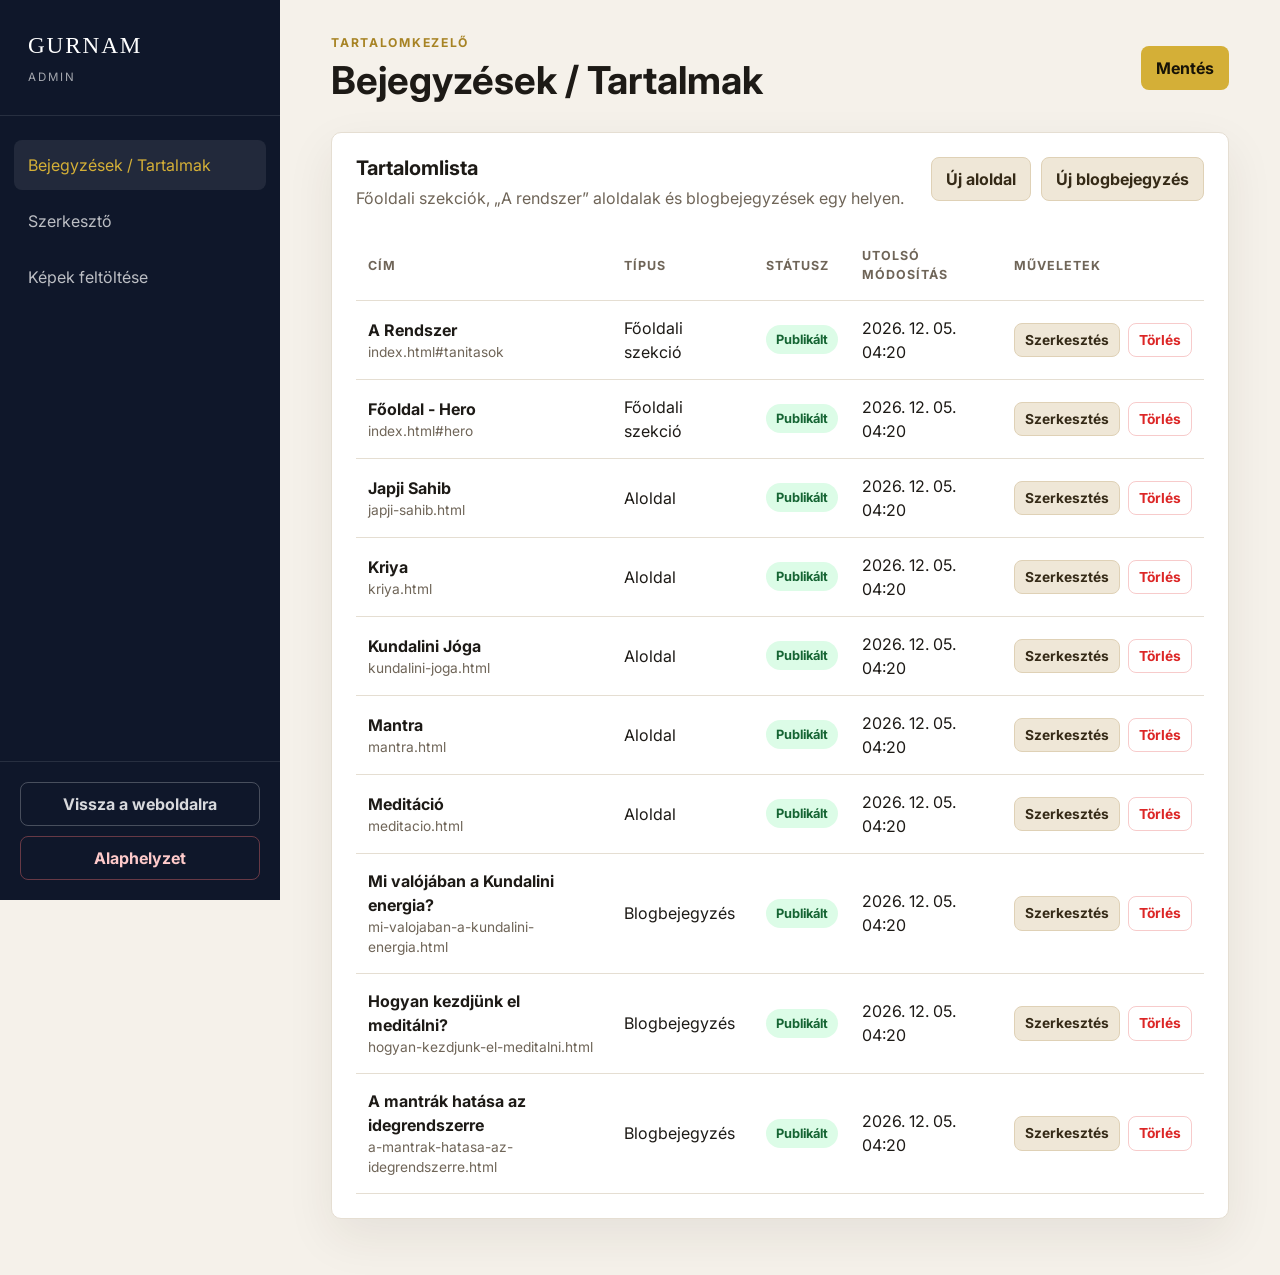
<file: admin.html>
<!DOCTYPE html>
<html lang="hu">
<head>
  <meta charset="UTF-8">
  <meta name="viewport" content="width=device-width, initial-scale=1.0">
  <title>Admin - Gurnam Kundalini Jóga</title>
  <link rel="preconnect" href="https://fonts.googleapis.com">
  <link rel="preconnect" href="https://fonts.gstatic.com" crossorigin>
  <link href="https://fonts.googleapis.com/css2?family=Inter:wght@300;400;500;600;700&family=Roboto:ital,wght@0,400;0,700;1,400;1,700&family=Open+Sans:ital,wght@0,400;0,700;1,400;1,700&family=Lato:ital,wght@0,400;0,700;1,400;1,700&family=Montserrat:ital,wght@0,400;0,700;1,400;1,700&family=Playfair+Display:wght@400;600&display=swap" rel="stylesheet">
  <link rel="stylesheet" href="admin.css">
</head>
<body>
  <div class="admin-shell">
    <aside class="sidebar">
      <div class="brand">
        <span>GURNAM</span>
        <small>Admin</small>
      </div>
      <nav class="admin-nav" aria-label="Admin navigáció">
        <button class="nav-item active" type="button" data-view="dashboard">Bejegyzések / Tartalmak</button>
        <button class="nav-item" type="button" data-view="editor">Szerkesztő</button>
        <button class="nav-item" type="button" data-view="media">Képek feltöltése</button>
      </nav>
      <div class="sidebar-footer">
        <a href="index.html" class="btn btn-ghost">Vissza a weboldalra</a>
        <button id="reset-btn" class="btn btn-danger" type="button">Alaphelyzet</button>
      </div>
    </aside>

    <main class="content">
      <header class="topbar">
        <div>
          <p class="eyebrow">Tartalomkezelő</p>
          <h1 id="view-title">Bejegyzések / Tartalmak</h1>
        </div>
        <div class="topbar-actions">
          <span id="save-status" class="save-status" role="status"></span>
          <button id="global-save-btn" class="btn btn-primary" type="button">Mentés</button>
        </div>
      </header>

      <section id="dashboard" class="view active">
        <div class="panel">
          <div class="panel-header">
            <div>
              <h2>Tartalomlista</h2>
              <p>Főoldali szekciók, „A rendszer” aloldalak és blogbejegyzések egy helyen.</p>
            </div>
            <div class="panel-actions">
              <button id="add-page-btn" class="btn btn-secondary" type="button">Új aloldal</button>
              <button id="add-blog-btn" class="btn btn-secondary" type="button">Új blogbejegyzés</button>
            </div>
          </div>
          <div class="table-wrap">
            <table class="content-table">
              <thead>
                <tr>
                  <th>Cím</th>
                  <th>Típus</th>
                  <th>Státusz</th>
                  <th>Utolsó módosítás</th>
                  <th>Műveletek</th>
                </tr>
              </thead>
              <tbody id="content-list"></tbody>
            </table>
          </div>
        </div>
      </section>

      <section id="editor" class="view">
        <div class="editor-grid">
          <form id="content-form" class="panel editor-panel">
            <div class="panel-header compact">
              <div>
                <h2 id="editor-heading">Tartalom szerkesztése</h2>
                <p id="editor-help">Válassz egy elemet a listából, vagy hozz létre újat.</p>
              </div>
            </div>

            <input type="hidden" id="item-id">

            <div class="form-row">
              <label for="item-title">Cím</label>
              <input id="item-title" class="form-control" type="text">
            </div>

            <div class="form-grid">
              <div class="form-row">
                <label for="item-type">Típus</label>
                <select id="item-type" class="form-control">
                  <option value="home-section">Főoldali szekció</option>
                  <option value="system-page">Aloldal</option>
                  <option value="blog-post">Blogbejegyzés</option>
                </select>
              </div>
              <div class="form-row">
                <label for="item-status">Státusz</label>
                <select id="item-status" class="form-control">
                  <option value="published">Publikált</option>
                  <option value="draft">Vázlat</option>
                </select>
              </div>
            </div>

            <div class="form-row">
              <label for="item-slug">Slug / URL</label>
              <input id="item-slug" class="form-control" type="text" placeholder="pelda-oldal.html">
            </div>

            <div class="form-grid">
              <div class="form-row">
                <label for="item-hero-title">Hero cím</label>
                <input id="item-hero-title" class="form-control" type="text">
              </div>
              <div class="form-row">
                <label for="item-content-heading">Tartalmi címsor</label>
                <input id="item-content-heading" class="form-control" type="text">
              </div>
            </div>

            <div class="form-row">
              <label for="item-hero-image">Hero kép</label>
              <div class="image-field">
                <select id="item-hero-image" class="form-control"></select>
                <img id="hero-image-preview" class="image-preview" alt="">
              </div>
            </div>

            <div class="form-row">
              <label for="item-intro">Rövid bevezető</label>
              <textarea id="item-intro" class="form-control" rows="3"></textarea>
            </div>

            <div class="form-row">
              <label>Fő szövegtartalom</label>
              <div class="rte-wrapper">
                <div class="rte-toolbar" aria-label="Szövegszerkesztő eszközök">
                  <select id="format-block" class="rte-select" title="Formátum">
                    <option value="P">Bekezdés</option>
                    <option value="H1">H1</option>
                    <option value="H2">H2</option>
                    <option value="H3">H3</option>
                  </select>
                  <select id="font-family" class="rte-select" title="Betűtípus"></select>
                  <select id="font-style" class="rte-select" title="Betűstílus">
                    <option value="regular">Regular</option>
                    <option value="bold">Bold</option>
                    <option value="italic">Italic</option>
                    <option value="bold-italic">Bold italic</option>
                  </select>
                  <span class="rte-divider"></span>
                  <button type="button" class="rte-btn" data-cmd="bold"><b>B</b></button>
                  <button type="button" class="rte-btn" data-cmd="italic"><i>I</i></button>
                  <button type="button" class="rte-btn" data-cmd="underline"><u>U</u></button>
                  <span class="rte-divider"></span>
                  <button type="button" class="rte-btn" data-cmd="justifyLeft">Bal</button>
                  <button type="button" class="rte-btn" data-cmd="justifyCenter">Közép</button>
                  <button type="button" class="rte-btn" data-cmd="justifyRight">Jobb</button>
                  <span class="rte-divider"></span>
                  <button type="button" class="rte-btn" data-cmd="insertUnorderedList">Lista</button>
                  <button type="button" class="rte-btn" data-cmd="insertOrderedList">1. lista</button>
                  <button type="button" class="rte-btn" data-action="link">Link</button>
                  <button type="button" class="rte-btn" data-cmd="undo">Vissza</button>
                  <button type="button" class="rte-btn" data-cmd="redo">Újra</button>
                </div>
                <div id="item-body" class="rich-text" contenteditable="true"></div>
              </div>
            </div>

            <div class="form-row inline-image-row">
              <label for="inline-image-select">Kép beszúrása a szövegbe</label>
              <div class="inline-actions">
                <select id="inline-image-select" class="form-control"></select>
                <button id="insert-image-btn" class="btn btn-secondary" type="button">Kép beszúrása</button>
              </div>
            </div>

            <div class="form-grid">
              <div class="form-row">
                <label for="seo-title">SEO title</label>
                <input id="seo-title" class="form-control" type="text">
              </div>
              <div class="form-row">
                <label for="seo-description">SEO description</label>
                <textarea id="seo-description" class="form-control" rows="3"></textarea>
              </div>
            </div>

            <div class="editor-actions">
              <button id="save-item-btn" class="btn btn-primary" type="submit">Tartalom mentése</button>
              <button id="cancel-edit-btn" class="btn btn-ghost" type="button">Vissza a listához</button>
            </div>
          </form>

          <aside class="panel preview-panel">
            <h2>Gyors előnézet</h2>
            <div class="mini-preview">
              <div id="preview-hero" class="mini-preview-hero"></div>
              <div class="mini-preview-body">
                <p id="preview-type" class="eyebrow">Aloldal</p>
                <h3 id="preview-title">Válassz tartalmat</h3>
                <p id="preview-intro">Az itt szerkesztett tartalom localStorage-ba mentődik.</p>
              </div>
            </div>
          </aside>
        </div>
      </section>

      <section id="media" class="view">
        <div class="media-grid">
          <div class="panel">
            <div class="panel-header compact">
              <div>
                <h2>Képek feltöltése</h2>
                <p>Backend nélkül a képek ideiglenesen localStorage-ban tárolódnak.</p>
              </div>
            </div>

            <div class="form-grid">
              <div class="form-row">
                <label for="upload-folder">Mappa</label>
                <select id="upload-folder" class="form-control">
                  <option value="hero">hero</option>
                  <option value="gallery">gallery</option>
                  <option value="blog">blog</option>
                  <option value="system">system</option>
                  <option value="uploads">uploads</option>
                </select>
              </div>
              <div class="form-row">
                <label for="custom-folder">Egyedi mappa</label>
                <input id="custom-folder" class="form-control" type="text" placeholder="pl. retreats">
              </div>
            </div>

            <div class="upload-box">
              <input id="image-upload" type="file" accept=".jpg,.jpeg,.png,.webp,.svg,image/jpeg,image/png,image/webp,image/svg+xml" multiple>
              <p>JPG, JPEG, PNG, WEBP vagy SVG fájlokat tölthetsz fel.</p>
            </div>
            <p id="upload-error" class="error-msg"></p>
          </div>

          <div class="panel">
            <div class="panel-header compact">
              <div>
                <h2>Feltöltött képek</h2>
                <p>Másold az URL-t, válaszd hero képként, vagy szúrd be a szövegbe.</p>
              </div>
            </div>
            <div id="image-library" class="image-library"></div>
          </div>
        </div>
      </section>
    </main>
  </div>

  <script src="data.js"></script>
  <script src="admin.js"></script>
</body>
</html>
</file>
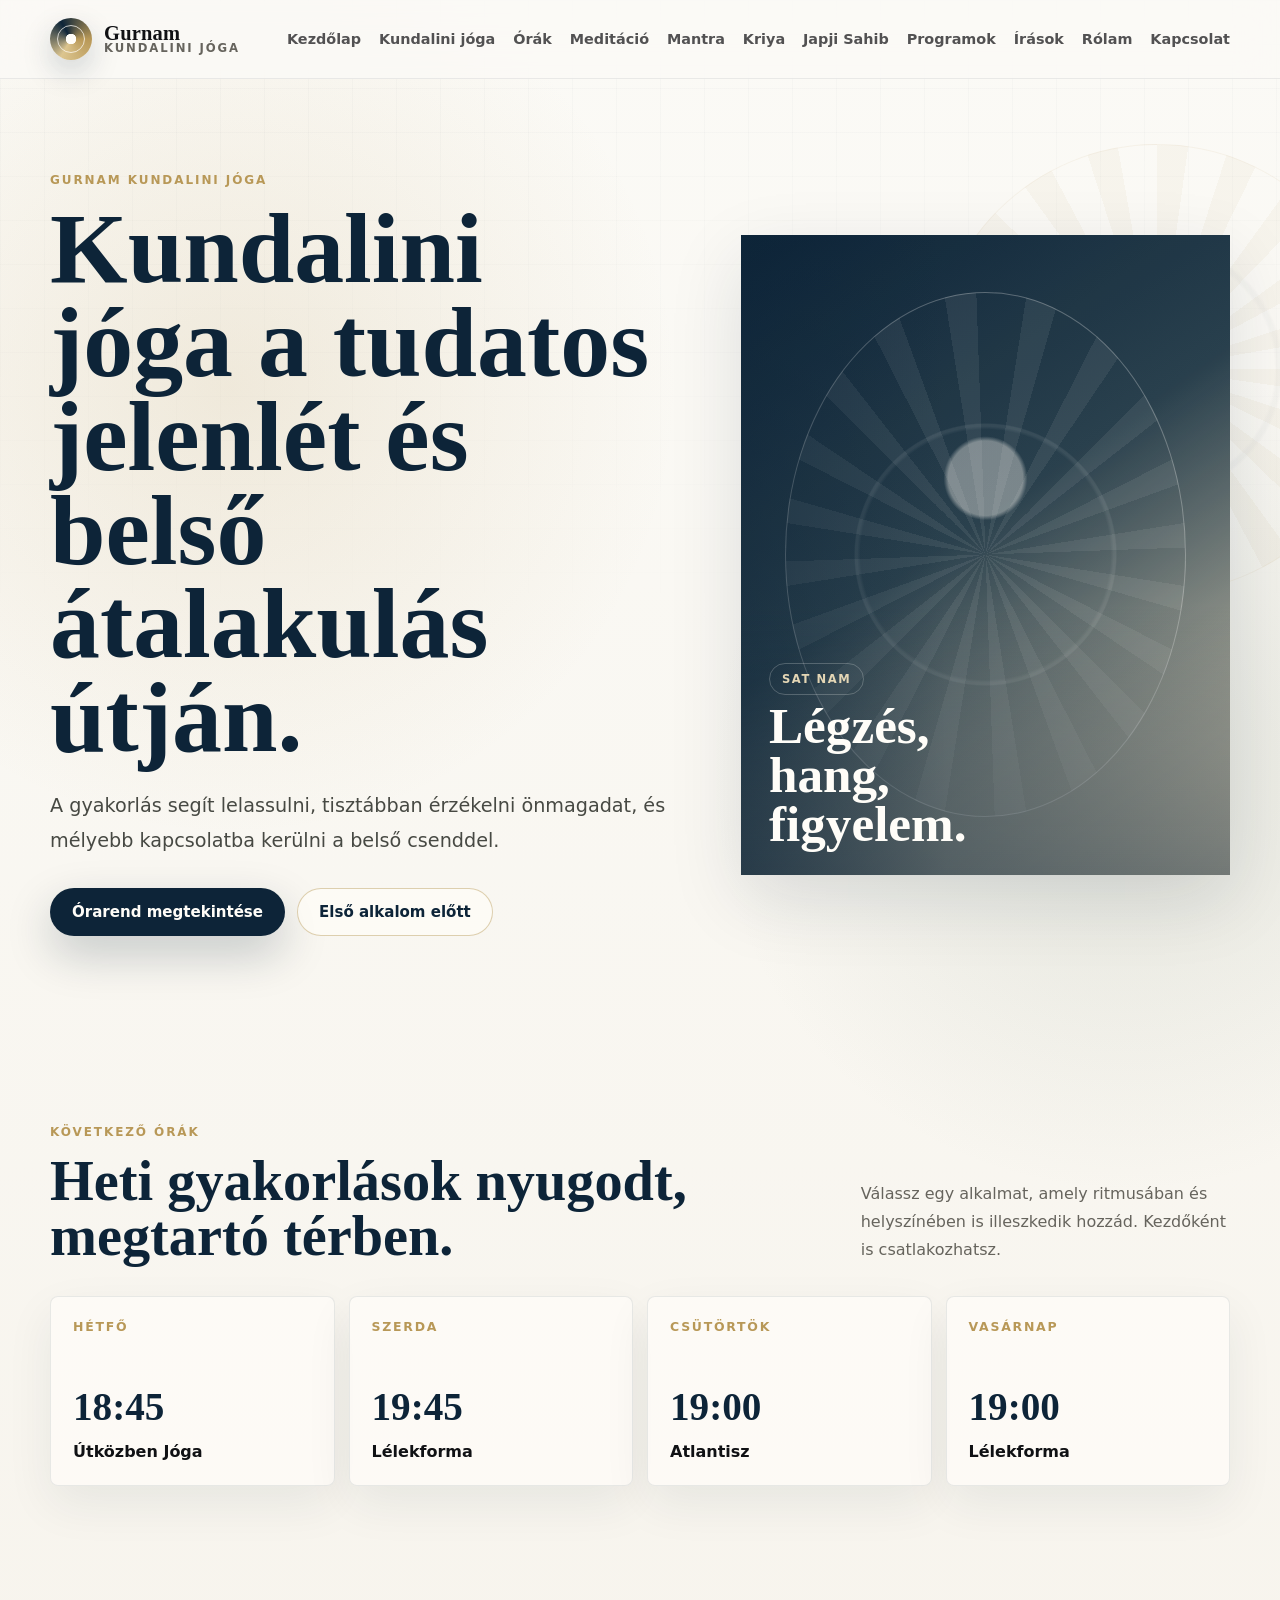
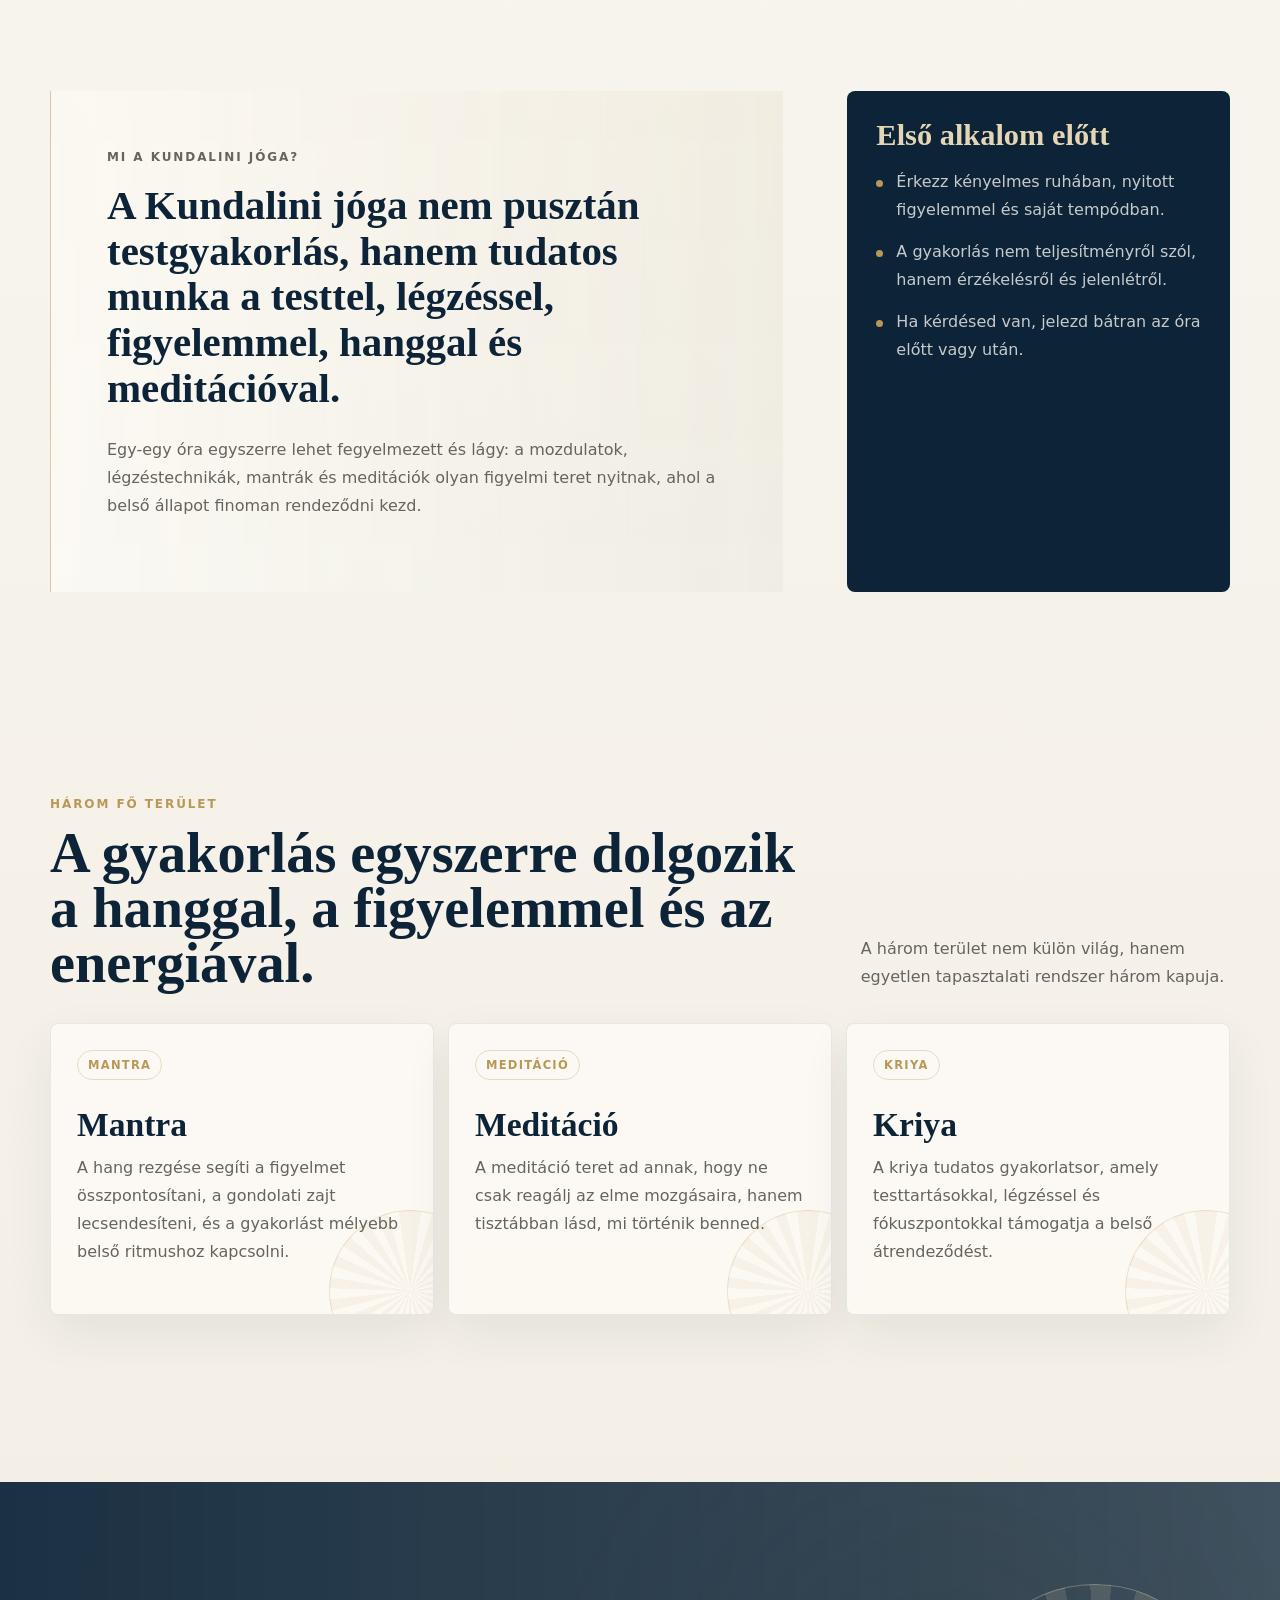
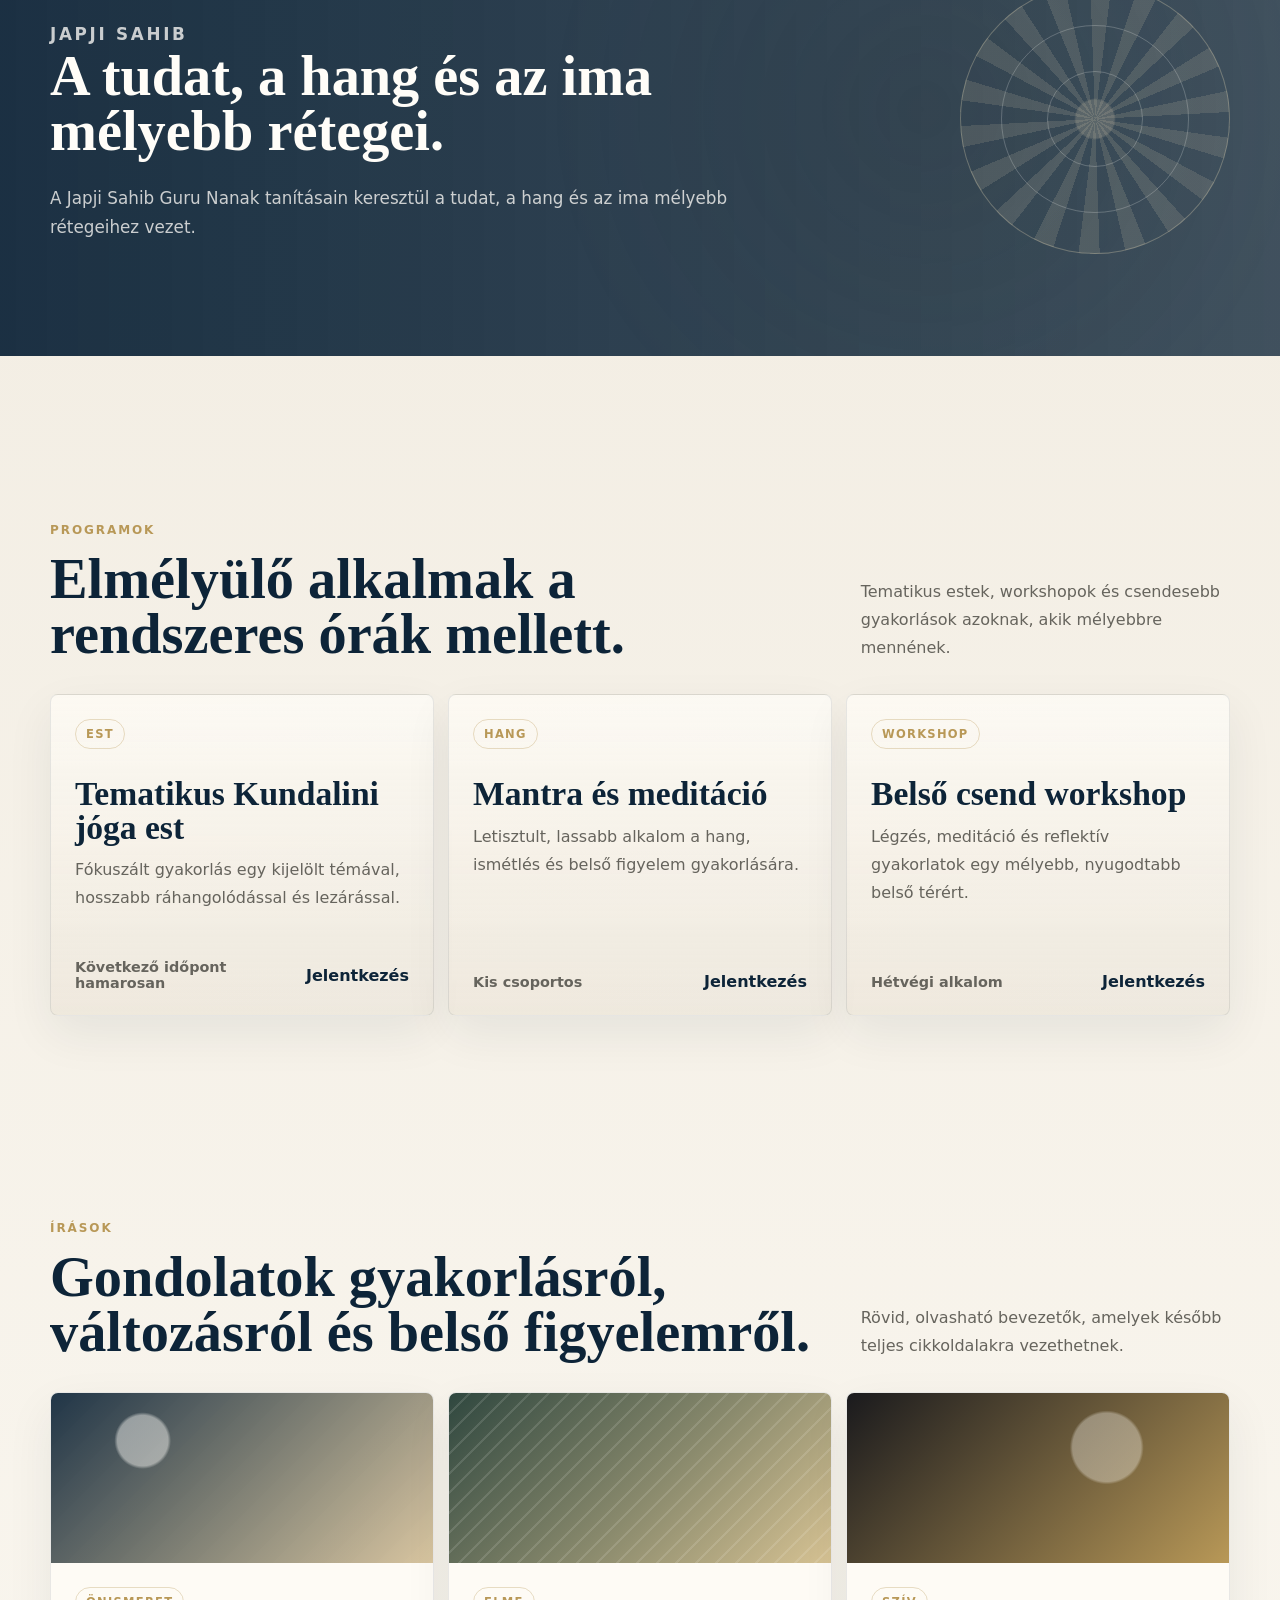
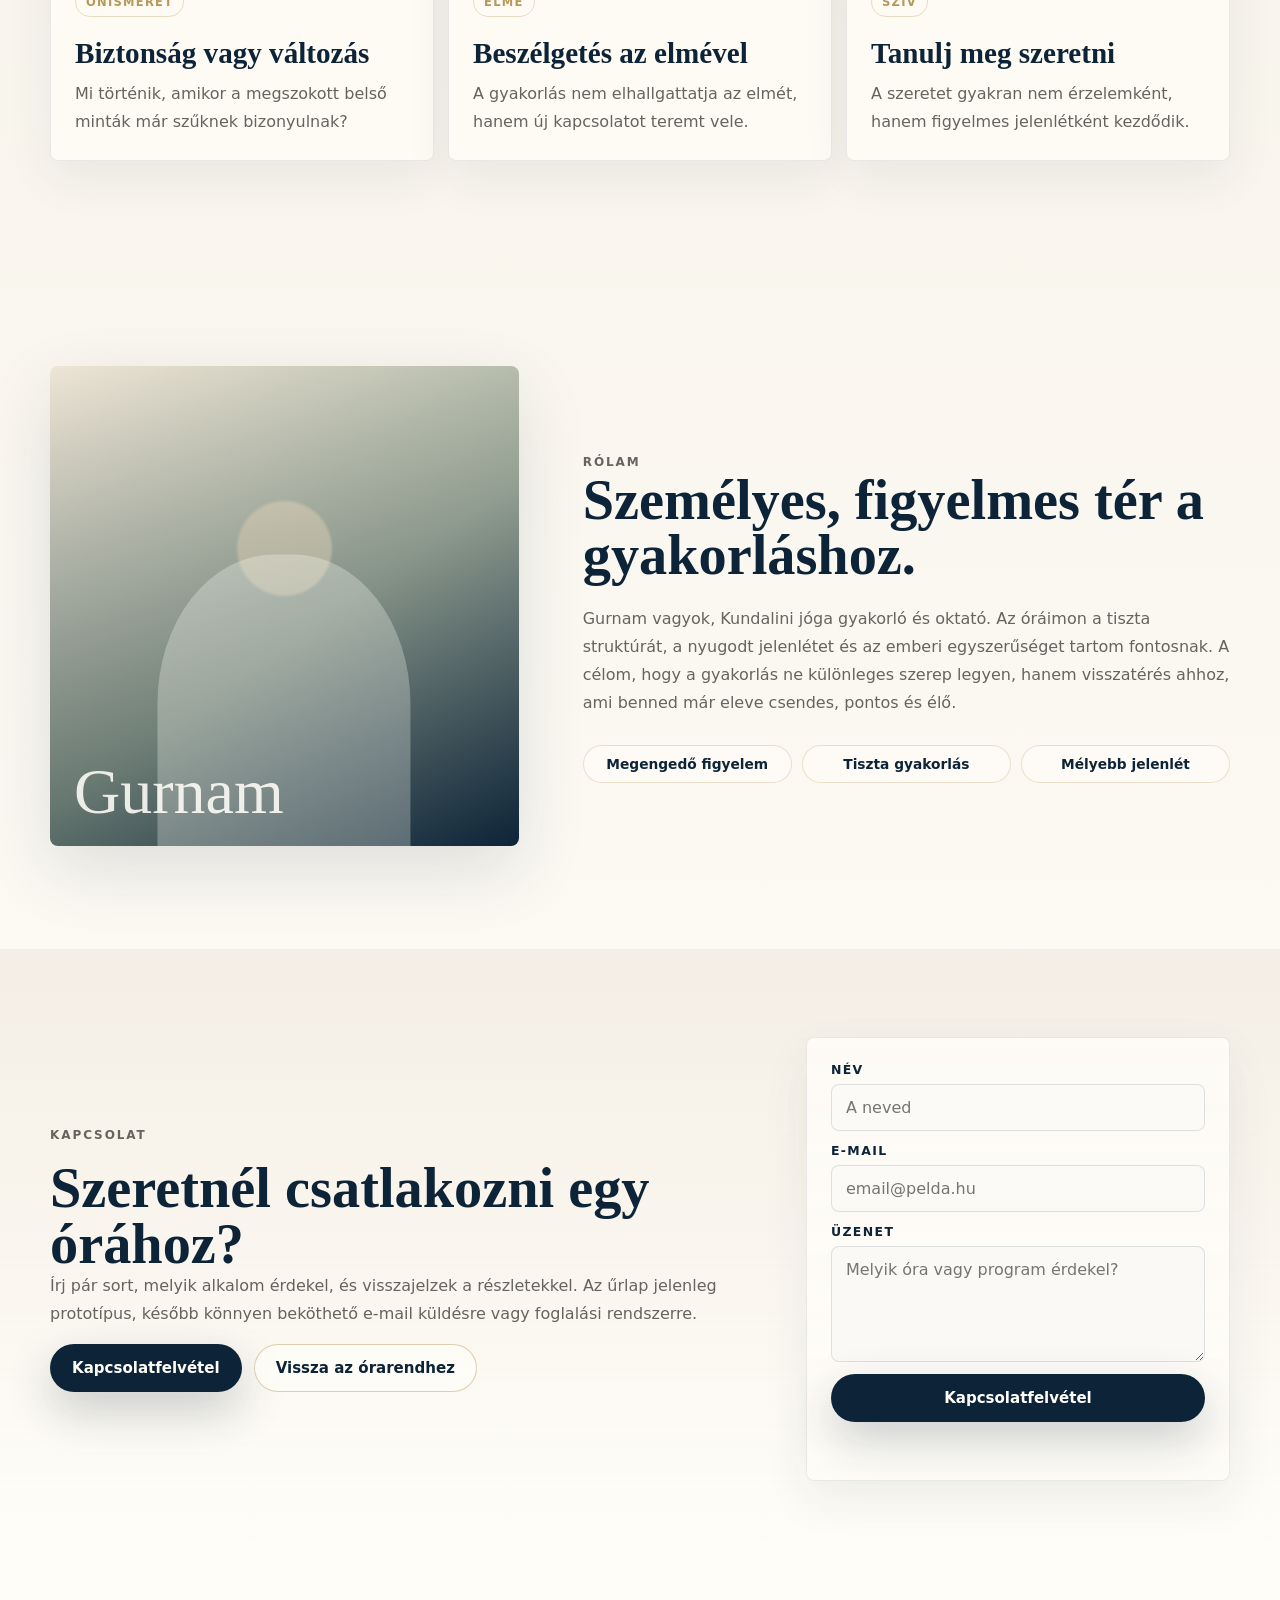
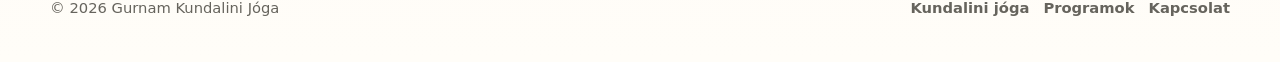
<file: gurnam-kundalini-joga.html>
<!DOCTYPE html>
<html lang="hu">
  <head>
    <meta charset="UTF-8" />
    <meta name="viewport" content="width=device-width, initial-scale=1.0" />
    <title>Gurnam Kundalini Jóga</title>
    <meta
      name="description"
      content="Modern, letisztult magyar Kundalini jóga oldalváz órarenddel, programokkal, írásokkal és kapcsolatfelvétellel."
    />
    <style>
      :root {
        --ink: #101114;
        --navy: #0d2438;
        --navy-soft: #17374f;
        --gold: #b89857;
        --gold-soft: #e4d6b5;
        --sand: #eee7dc;
        --paper: #fbfaf6;
        --warm-white: #fffdf8;
        --sage: #8c9a87;
        --muted: #66645d;
        --line: rgba(16, 17, 20, 0.1);
        --shadow: 0 24px 70px rgba(13, 36, 56, 0.12);
        --radius: 8px;
        --serif: Georgia, "Times New Roman", serif;
        --sans: Inter, ui-sans-serif, system-ui, -apple-system, BlinkMacSystemFont, "Segoe UI", sans-serif;
      }

      * {
        box-sizing: border-box;
      }

      html {
        scroll-behavior: smooth;
      }

      body {
        margin: 0;
        font-family: var(--sans);
        color: var(--ink);
        background:
          radial-gradient(circle at 18% 6%, rgba(184, 152, 87, 0.16), transparent 28rem),
          radial-gradient(circle at 88% 12%, rgba(140, 154, 135, 0.2), transparent 26rem),
          linear-gradient(180deg, var(--paper), #f3eee4 54%, var(--warm-white));
        text-rendering: optimizeLegibility;
      }

      body.menu-open {
        overflow: hidden;
      }

      body::before {
        content: "";
        position: fixed;
        inset: 0;
        z-index: -2;
        pointer-events: none;
        background-image:
          linear-gradient(rgba(13, 36, 56, 0.025) 1px, transparent 1px),
          linear-gradient(90deg, rgba(13, 36, 56, 0.025) 1px, transparent 1px);
        background-size: 44px 44px;
        mask-image: linear-gradient(180deg, #000 0%, transparent 72%);
      }

      body::after {
        content: "";
        position: fixed;
        top: 9rem;
        right: max(-10rem, -8vw);
        z-index: -1;
        width: clamp(20rem, 35vw, 34rem);
        aspect-ratio: 1;
        border: 1px solid rgba(184, 152, 87, 0.16);
        border-radius: 50%;
        background:
          repeating-conic-gradient(from 18deg, rgba(184, 152, 87, 0.1) 0deg 8deg, transparent 8deg 18deg),
          radial-gradient(circle, transparent 0 37%, rgba(13, 36, 56, 0.05) 38% 39%, transparent 40% 100%);
        opacity: 0.5;
        filter: blur(0.2px);
      }

      a {
        color: inherit;
        text-decoration: none;
      }

      button,
      input,
      textarea {
        font: inherit;
      }

      button {
        cursor: pointer;
      }

      img,
      svg {
        display: block;
        max-width: 100%;
      }

      .site-header {
        position: sticky;
        top: 0;
        z-index: 40;
        border-bottom: 1px solid rgba(13, 36, 56, 0.08);
        background: rgba(251, 250, 246, 0.84);
        backdrop-filter: blur(18px);
      }

      .nav-shell {
        width: min(1180px, calc(100% - 32px));
        margin: 0 auto;
        min-height: 78px;
        display: flex;
        align-items: center;
        justify-content: space-between;
        gap: 22px;
      }

      .brand {
        display: inline-flex;
        align-items: center;
        gap: 12px;
        min-width: max-content;
      }

      .brand-mark {
        position: relative;
        width: 42px;
        aspect-ratio: 1;
        border-radius: 50%;
        background:
          radial-gradient(circle, var(--warm-white) 0 17%, transparent 18%),
          conic-gradient(from 90deg, var(--gold), #dcc58f, var(--navy), var(--gold));
        box-shadow: 0 12px 30px rgba(13, 36, 56, 0.18);
      }

      .brand-mark::after {
        content: "";
        position: absolute;
        inset: 7px;
        border: 1px solid rgba(255, 253, 248, 0.72);
        border-radius: inherit;
      }

      .brand-text {
        display: grid;
        line-height: 1.02;
      }

      .brand-text strong {
        font-family: var(--serif);
        font-size: 1.28rem;
        font-weight: 700;
        letter-spacing: 0.01em;
      }

      .brand-text span {
        color: var(--muted);
        font-size: 0.73rem;
        font-weight: 700;
        letter-spacing: 0.16em;
        text-transform: uppercase;
      }

      .nav-toggle {
        display: none;
        width: 44px;
        height: 44px;
        border: 1px solid var(--line);
        border-radius: 50%;
        background: rgba(255, 253, 248, 0.78);
        color: var(--navy);
        align-items: center;
        justify-content: center;
      }

      .nav-toggle span,
      .nav-toggle span::before,
      .nav-toggle span::after {
        display: block;
        width: 18px;
        height: 2px;
        border-radius: 999px;
        background: currentColor;
        transition: transform 180ms ease, opacity 180ms ease;
      }

      .nav-toggle span {
        position: relative;
      }

      .nav-toggle span::before,
      .nav-toggle span::after {
        content: "";
        position: absolute;
        left: 0;
      }

      .nav-toggle span::before {
        top: -6px;
      }

      .nav-toggle span::after {
        top: 6px;
      }

      .nav-toggle[aria-expanded="true"] span {
        transform: rotate(45deg);
      }

      .nav-toggle[aria-expanded="true"] span::before {
        transform: translateY(6px) rotate(90deg);
      }

      .nav-toggle[aria-expanded="true"] span::after {
        opacity: 0;
      }

      .site-nav {
        display: flex;
        align-items: center;
        justify-content: flex-end;
        gap: clamp(10px, 1.4vw, 18px);
        color: rgba(16, 17, 20, 0.72);
        font-size: 0.9rem;
        font-weight: 700;
      }

      .site-nav a {
        position: relative;
        padding: 10px 0;
        white-space: nowrap;
      }

      .site-nav a::after {
        content: "";
        position: absolute;
        left: 0;
        bottom: 5px;
        width: 100%;
        height: 1px;
        background: var(--gold);
        transform: scaleX(0);
        transform-origin: left;
        transition: transform 180ms ease;
      }

      .site-nav a:hover,
      .site-nav a:focus-visible {
        color: var(--navy);
      }

      .site-nav a:hover::after,
      .site-nav a:focus-visible::after {
        transform: scaleX(1);
      }

      main {
        overflow: hidden;
      }

      .section,
      .hero {
        position: relative;
        width: min(1180px, calc(100% - 32px));
        margin: 0 auto;
      }

      .hero {
        min-height: calc(100svh - 78px);
        display: grid;
        grid-template-columns: minmax(0, 1fr) minmax(300px, 0.78fr);
        gap: clamp(32px, 5vw, 72px);
        align-items: center;
        padding: clamp(54px, 8vw, 94px) 0 clamp(52px, 8vw, 86px);
      }

      .hero-copy {
        position: relative;
        z-index: 2;
      }

      .eyebrow {
        margin: 0 0 15px;
        color: var(--gold);
        font-size: 0.75rem;
        font-weight: 800;
        letter-spacing: 0.16em;
        text-transform: uppercase;
      }

      h1,
      h2,
      h3,
      p {
        margin-top: 0;
      }

      h1,
      h2,
      .serif {
        font-family: var(--serif);
      }

      h1 {
        max-width: 12.4ch;
        margin-bottom: 24px;
        color: var(--navy);
        font-size: clamp(3.4rem, 7.8vw, 7rem);
        font-weight: 700;
        line-height: 0.94;
      }

      .hero-lead {
        max-width: 650px;
        margin-bottom: 30px;
        color: #474943;
        font-size: clamp(1.04rem, 1.5vw, 1.22rem);
        line-height: 1.8;
      }

      .hero-actions,
      .cta-actions {
        display: flex;
        flex-wrap: wrap;
        gap: 12px;
      }

      .button {
        min-height: 48px;
        display: inline-flex;
        align-items: center;
        justify-content: center;
        border: 1px solid transparent;
        border-radius: 999px;
        padding: 13px 21px;
        font-size: 0.94rem;
        font-weight: 800;
        transition: transform 180ms ease, border-color 180ms ease, background 180ms ease, color 180ms ease;
      }

      .button:hover,
      .button:focus-visible {
        transform: translateY(-2px);
      }

      .button-primary {
        background: var(--navy);
        color: var(--warm-white);
        box-shadow: 0 18px 46px rgba(13, 36, 56, 0.22);
      }

      .button-primary:hover,
      .button-primary:focus-visible {
        background: #081a2a;
      }

      .button-secondary {
        border-color: rgba(184, 152, 87, 0.46);
        background: rgba(255, 253, 248, 0.66);
        color: var(--navy);
      }

      .hero-visual {
        position: relative;
        min-height: clamp(440px, 52vw, 640px);
        border-radius: 0;
        overflow: hidden;
        background:
          linear-gradient(155deg, rgba(13, 36, 56, 0.12), rgba(184, 152, 87, 0.12)),
          radial-gradient(circle at 50% 38%, rgba(255, 253, 248, 0.42) 0 8%, transparent 9% 100%),
          linear-gradient(145deg, #0d2438 0%, #233d4e 46%, #e7ddc7 100%);
        box-shadow: var(--shadow);
        isolation: isolate;
      }

      .hero-visual::before {
        content: "";
        position: absolute;
        inset: 9%;
        border: 1px solid rgba(255, 253, 248, 0.36);
        background:
          repeating-conic-gradient(from 45deg, rgba(255, 253, 248, 0.09) 0deg 7deg, transparent 7deg 18deg),
          radial-gradient(circle, transparent 0 38%, rgba(255, 253, 248, 0.1) 39% 39.6%, transparent 40% 100%);
        border-radius: 50%;
        opacity: 0.78;
      }

      .hero-visual::after {
        content: "";
        position: absolute;
        inset: 0;
        background:
          linear-gradient(180deg, transparent 0 58%, rgba(13, 36, 56, 0.52)),
          linear-gradient(90deg, rgba(13, 36, 56, 0.42), transparent 42%);
        z-index: 1;
      }

      .visual-note {
        position: absolute;
        left: 28px;
        right: 28px;
        bottom: 26px;
        z-index: 2;
        display: grid;
        gap: 6px;
        color: var(--warm-white);
      }

      .visual-note span {
        width: fit-content;
        border: 1px solid rgba(255, 253, 248, 0.22);
        border-radius: 999px;
        padding: 8px 12px;
        color: var(--gold-soft);
        font-size: 0.72rem;
        font-weight: 800;
        letter-spacing: 0.14em;
        text-transform: uppercase;
      }

      .visual-note strong {
        max-width: 11ch;
        font-family: var(--serif);
        font-size: clamp(2rem, 4vw, 3.2rem);
        font-weight: 700;
        line-height: 0.96;
      }

      .section {
        padding: clamp(58px, 8vw, 104px) 0;
      }

      .section-heading {
        display: grid;
        grid-template-columns: minmax(0, 0.68fr) minmax(280px, 0.32fr);
        gap: 26px;
        align-items: end;
        margin-bottom: 32px;
      }

      .section-heading h2,
      .quiet-block h2,
      .about-copy h2,
      .contact-copy h2 {
        margin-bottom: 0;
        color: var(--navy);
        font-size: clamp(2.35rem, 4.4vw, 4.2rem);
        font-weight: 700;
        line-height: 0.98;
      }

      .section-heading p:not(.eyebrow) {
        margin: 0;
        color: var(--muted);
        line-height: 1.75;
      }

      .schedule-grid,
      .practice-grid,
      .program-grid,
      .article-grid {
        display: grid;
        grid-template-columns: repeat(4, minmax(0, 1fr));
        gap: 14px;
      }

      .schedule-card,
      .practice-card,
      .program-card,
      .article-card {
        border: 1px solid rgba(13, 36, 56, 0.09);
        border-radius: var(--radius);
        background: rgba(255, 253, 248, 0.72);
        box-shadow: 0 18px 48px rgba(13, 36, 56, 0.07);
      }

      .schedule-card {
        min-height: 190px;
        display: grid;
        align-content: space-between;
        padding: 22px;
        transition: transform 180ms ease, border-color 180ms ease, box-shadow 180ms ease;
      }

      .schedule-card:hover {
        transform: translateY(-4px);
        border-color: rgba(184, 152, 87, 0.38);
        box-shadow: 0 22px 58px rgba(13, 36, 56, 0.11);
      }

      .schedule-card .day {
        color: var(--gold);
        font-size: 0.78rem;
        font-weight: 900;
        letter-spacing: 0.14em;
        text-transform: uppercase;
      }

      .schedule-card time {
        color: var(--navy);
        font-family: var(--serif);
        font-size: 2.45rem;
        font-weight: 700;
        line-height: 1;
      }

      .schedule-card h3 {
        margin: 14px 0 0;
        font-size: 1rem;
        line-height: 1.4;
      }

      .intro-layout {
        display: grid;
        grid-template-columns: minmax(0, 0.92fr) minmax(300px, 0.48fr);
        gap: clamp(28px, 5vw, 64px);
        align-items: stretch;
      }

      .intro-copy {
        padding: clamp(30px, 5vw, 56px);
        border-left: 1px solid rgba(184, 152, 87, 0.42);
        background:
          linear-gradient(90deg, rgba(255, 253, 248, 0.72), rgba(255, 253, 248, 0)),
          linear-gradient(180deg, rgba(184, 152, 87, 0.08), rgba(140, 154, 135, 0.06));
      }

      .intro-copy .statement {
        margin-bottom: 24px;
        color: var(--navy);
        font-family: var(--serif);
        font-size: clamp(1.85rem, 3.2vw, 3rem);
        line-height: 1.12;
      }

      .intro-copy p:not(.statement),
      .quiet-block p,
      .about-copy p,
      .contact-copy p,
      .practice-card p,
      .program-card p,
      .article-card p,
      .first-visit li {
        color: var(--muted);
        line-height: 1.75;
      }

      .first-visit {
        margin: 0;
        padding: 28px;
        border: 1px solid rgba(13, 36, 56, 0.09);
        border-radius: var(--radius);
        background: var(--navy);
        color: var(--warm-white);
        list-style: none;
      }

      .first-visit strong {
        display: block;
        margin-bottom: 18px;
        color: var(--gold-soft);
        font-family: var(--serif);
        font-size: 1.9rem;
        font-weight: 700;
        line-height: 1;
      }

      .first-visit li {
        position: relative;
        padding-left: 20px;
        color: rgba(255, 253, 248, 0.77);
      }

      .first-visit li + li {
        margin-top: 14px;
      }

      .first-visit li::before {
        content: "";
        position: absolute;
        left: 0;
        top: 0.72em;
        width: 7px;
        height: 7px;
        border-radius: 50%;
        background: var(--gold);
      }

      .practice-grid {
        grid-template-columns: repeat(3, minmax(0, 1fr));
      }

      .practice-card {
        min-height: 292px;
        padding: 26px;
        overflow: hidden;
        position: relative;
      }

      .practice-card::after {
        content: "";
        position: absolute;
        right: -58px;
        bottom: -58px;
        width: 160px;
        aspect-ratio: 1;
        border: 1px solid rgba(184, 152, 87, 0.24);
        border-radius: 50%;
        background: repeating-conic-gradient(rgba(184, 152, 87, 0.08) 0deg 8deg, transparent 8deg 16deg);
      }

      .card-index,
      .article-meta,
      .program-card .tag {
        display: inline-flex;
        width: fit-content;
        border-radius: 999px;
        border: 1px solid rgba(184, 152, 87, 0.32);
        padding: 7px 10px;
        color: var(--gold);
        font-size: 0.72rem;
        font-weight: 900;
        letter-spacing: 0.11em;
        text-transform: uppercase;
      }

      .practice-card h3,
      .program-card h3,
      .article-card h3 {
        position: relative;
        z-index: 1;
        margin: 28px 0 12px;
        color: var(--navy);
        font-family: var(--serif);
        font-size: 2.1rem;
        font-weight: 700;
        line-height: 1;
      }

      .practice-card p,
      .program-card p,
      .article-card p {
        position: relative;
        z-index: 1;
        margin-bottom: 0;
      }

      .quiet-band {
        width: 100%;
        margin: clamp(38px, 5vw, 74px) 0;
        background:
          linear-gradient(90deg, rgba(13, 36, 56, 0.94), rgba(13, 36, 56, 0.78)),
          radial-gradient(circle at 72% 48%, rgba(184, 152, 87, 0.28), transparent 24rem);
        color: var(--warm-white);
      }

      .quiet-band .section {
        display: grid;
        grid-template-columns: minmax(0, 0.7fr) minmax(260px, 0.3fr);
        gap: clamp(30px, 5vw, 70px);
        align-items: center;
      }

      .quiet-block h2 {
        max-width: 780px;
        color: var(--warm-white);
      }

      .quiet-block p {
        max-width: 760px;
        margin: 24px 0 0;
        color: rgba(255, 253, 248, 0.77);
        font-size: 1.05rem;
      }

      .quiet-symbol {
        position: relative;
        width: min(100%, 270px);
        aspect-ratio: 1;
        justify-self: end;
        border: 1px solid rgba(228, 214, 181, 0.32);
        border-radius: 50%;
        background:
          radial-gradient(circle, rgba(228, 214, 181, 0.2) 0 10%, transparent 11%),
          repeating-conic-gradient(from 18deg, rgba(228, 214, 181, 0.14) 0deg 9deg, transparent 9deg 20deg);
      }

      .quiet-symbol::before,
      .quiet-symbol::after {
        content: "";
        position: absolute;
        border: 1px solid rgba(255, 253, 248, 0.22);
        border-radius: 50%;
      }

      .quiet-symbol::before {
        inset: 15%;
      }

      .quiet-symbol::after {
        inset: 32%;
      }

      .program-grid,
      .article-grid {
        grid-template-columns: repeat(3, minmax(0, 1fr));
      }

      .program-card {
        min-height: 322px;
        display: grid;
        align-content: space-between;
        padding: 24px;
        background:
          linear-gradient(180deg, rgba(255, 253, 248, 0.82), rgba(238, 231, 220, 0.62)),
          linear-gradient(120deg, rgba(184, 152, 87, 0.08), rgba(140, 154, 135, 0.08));
      }

      .program-card footer {
        display: flex;
        align-items: center;
        justify-content: space-between;
        gap: 14px;
        margin-top: 30px;
        color: var(--navy);
        font-weight: 900;
      }

      .program-card footer span {
        color: var(--muted);
        font-size: 0.9rem;
        font-weight: 700;
      }

      .article-card {
        overflow: hidden;
        background: rgba(255, 253, 248, 0.78);
      }

      .article-thumb {
        min-height: 170px;
        background:
          radial-gradient(circle at 24% 28%, rgba(255, 253, 248, 0.46) 0 8%, transparent 9%),
          linear-gradient(135deg, rgba(13, 36, 56, 0.92), rgba(184, 152, 87, 0.54));
      }

      .article-card:nth-child(2) .article-thumb {
        background:
          repeating-linear-gradient(135deg, rgba(255, 253, 248, 0.12) 0 2px, transparent 2px 14px),
          linear-gradient(135deg, #2f473f, #d6c293);
      }

      .article-card:nth-child(3) .article-thumb {
        background:
          radial-gradient(circle at 68% 32%, rgba(255, 253, 248, 0.34) 0 12%, transparent 13%),
          linear-gradient(135deg, #1a1a1d, #b89857);
      }

      .article-body {
        padding: 24px;
      }

      .article-body h3 {
        margin-top: 22px;
        font-size: 1.82rem;
      }

      .about-layout,
      .contact-layout {
        display: grid;
        grid-template-columns: minmax(300px, 0.42fr) minmax(0, 0.58fr);
        gap: clamp(28px, 5vw, 64px);
        align-items: center;
      }

      .portrait-placeholder {
        min-height: 480px;
        position: relative;
        overflow: hidden;
        border-radius: var(--radius);
        background:
          linear-gradient(180deg, rgba(255, 253, 248, 0.2), rgba(13, 36, 56, 0.34)),
          radial-gradient(circle at 50% 38%, rgba(228, 214, 181, 0.62) 0 12%, transparent 13%),
          linear-gradient(145deg, #e9dfcd, #8c9a87 55%, #0d2438);
        box-shadow: var(--shadow);
      }

      .portrait-placeholder::before {
        content: "";
        position: absolute;
        left: 50%;
        top: 46%;
        width: 54%;
        aspect-ratio: 1 / 1.28;
        border-radius: 46% 46% 0 0;
        background: rgba(255, 253, 248, 0.28);
        transform: translate(-50%, -10%);
      }

      .portrait-placeholder::after {
        content: "Gurnam";
        position: absolute;
        left: 24px;
        bottom: 22px;
        color: rgba(255, 253, 248, 0.88);
        font-family: var(--serif);
        font-size: clamp(2.2rem, 5vw, 4rem);
        line-height: 1;
      }

      .about-copy p {
        margin: 22px 0 0;
        max-width: 690px;
      }

      .about-list {
        display: grid;
        grid-template-columns: repeat(3, minmax(0, 1fr));
        gap: 10px;
        margin-top: 28px;
      }

      .about-list span {
        border: 1px solid rgba(184, 152, 87, 0.28);
        border-radius: 999px;
        padding: 10px 12px;
        color: var(--navy);
        background: rgba(255, 253, 248, 0.68);
        font-size: 0.86rem;
        font-weight: 800;
        text-align: center;
      }

      .contact-band {
        padding: clamp(56px, 8vw, 88px) 0;
        background: linear-gradient(180deg, rgba(238, 231, 220, 0.62), rgba(255, 253, 248, 0.88));
      }

      .contact-layout {
        width: min(1180px, calc(100% - 32px));
        margin: 0 auto;
        grid-template-columns: minmax(0, 0.62fr) minmax(300px, 0.38fr);
      }

      .contact-copy h2 {
        max-width: 630px;
      }

      .contact-form {
        display: grid;
        gap: 12px;
        padding: 24px;
        border: 1px solid rgba(13, 36, 56, 0.09);
        border-radius: var(--radius);
        background: rgba(255, 253, 248, 0.82);
        box-shadow: 0 18px 48px rgba(13, 36, 56, 0.07);
      }

      .field {
        display: grid;
        gap: 7px;
      }

      .field label {
        color: var(--navy);
        font-size: 0.78rem;
        font-weight: 900;
        letter-spacing: 0.11em;
        text-transform: uppercase;
      }

      .field input,
      .field textarea {
        width: 100%;
        border: 1px solid rgba(13, 36, 56, 0.12);
        border-radius: var(--radius);
        padding: 13px 14px;
        background: rgba(251, 250, 246, 0.86);
        color: var(--ink);
        outline: none;
        transition: border-color 180ms ease, box-shadow 180ms ease;
      }

      .field textarea {
        min-height: 116px;
        resize: vertical;
      }

      .field input:focus,
      .field textarea:focus {
        border-color: rgba(184, 152, 87, 0.75);
        box-shadow: 0 0 0 4px rgba(184, 152, 87, 0.12);
      }

      .form-message {
        min-height: 1.5em;
        margin: 0;
        color: var(--navy);
        font-size: 0.92rem;
        font-weight: 800;
      }

      .site-footer {
        width: min(1180px, calc(100% - 32px));
        margin: 0 auto;
        padding: 30px 0 46px;
        display: flex;
        align-items: center;
        justify-content: space-between;
        gap: 20px;
        color: var(--muted);
        font-size: 0.92rem;
      }

      .footer-links {
        display: flex;
        flex-wrap: wrap;
        gap: 14px;
        font-weight: 800;
      }

      .reveal {
        opacity: 0;
        transform: translateY(24px);
        transition: opacity 700ms ease, transform 700ms ease;
      }

      .reveal.is-visible {
        opacity: 1;
        transform: translateY(0);
      }

      .reveal-delay-1 {
        transition-delay: 90ms;
      }

      .reveal-delay-2 {
        transition-delay: 180ms;
      }

      .reveal-delay-3 {
        transition-delay: 270ms;
      }

      @media (prefers-reduced-motion: reduce) {
        *,
        *::before,
        *::after {
          scroll-behavior: auto !important;
          transition-duration: 0.01ms !important;
          animation-duration: 0.01ms !important;
        }

        .reveal {
          opacity: 1;
          transform: none;
        }
      }

      @media (max-width: 1080px) {
        .nav-toggle {
          display: inline-flex;
        }

        .site-nav {
          position: fixed;
          inset: 78px 16px auto 16px;
          max-height: calc(100svh - 100px);
          display: grid;
          grid-template-columns: repeat(2, minmax(0, 1fr));
          gap: 0;
          padding: 14px;
          border: 1px solid rgba(13, 36, 56, 0.1);
          border-radius: var(--radius);
          background: rgba(255, 253, 248, 0.98);
          box-shadow: var(--shadow);
          overflow: auto;
          opacity: 0;
          pointer-events: none;
          transform: translateY(-10px);
          transition: opacity 180ms ease, transform 180ms ease;
        }

        .site-nav.is-open {
          opacity: 1;
          pointer-events: auto;
          transform: translateY(0);
        }

        .site-nav a {
          padding: 14px;
          border-radius: var(--radius);
          white-space: normal;
        }

        .site-nav a:hover,
        .site-nav a:focus-visible {
          background: rgba(184, 152, 87, 0.1);
        }

        .site-nav a::after {
          display: none;
        }

        .hero {
          grid-template-columns: 1fr;
          min-height: auto;
        }

        h1 {
          max-width: 13ch;
        }

        .hero-visual {
          min-height: 420px;
        }

        .schedule-grid {
          grid-template-columns: repeat(2, minmax(0, 1fr));
        }

        .section-heading,
        .intro-layout,
        .quiet-band .section,
        .about-layout,
        .contact-layout {
          grid-template-columns: 1fr;
        }

        .quiet-symbol {
          justify-self: start;
          width: min(64vw, 240px);
        }
      }

      @media (max-width: 820px) {
        .practice-grid,
        .program-grid,
        .article-grid {
          grid-template-columns: 1fr;
        }

        .practice-card,
        .program-card {
          min-height: auto;
        }

        .about-list {
          grid-template-columns: 1fr;
        }
      }

      @media (max-width: 640px) {
        .nav-shell,
        .section,
        .hero,
        .contact-layout,
        .site-footer {
          width: min(100% - 24px, 1180px);
        }

        .brand-text strong {
          font-size: 1.08rem;
        }

        .brand-text span {
          font-size: 0.64rem;
        }

        .site-nav {
          grid-template-columns: 1fr;
          inset-inline: 12px;
        }

        .hero {
          padding-top: 38px;
        }

        h1 {
          font-size: clamp(3.05rem, 17vw, 4.7rem);
        }

        .hero-lead {
          font-size: 1rem;
        }

        .hero-actions,
        .cta-actions {
          display: grid;
        }

        .button {
          width: 100%;
        }

        .hero-visual {
          min-height: 360px;
        }

        .visual-note {
          left: 20px;
          right: 20px;
          bottom: 20px;
        }

        .schedule-grid {
          grid-template-columns: 1fr;
        }

        .intro-copy {
          padding: 28px 0 28px 22px;
        }

        .first-visit,
        .contact-form,
        .article-body,
        .program-card,
        .practice-card,
        .schedule-card {
          padding: 20px;
        }

        .portrait-placeholder {
          min-height: 360px;
        }

        .site-footer {
          align-items: flex-start;
          flex-direction: column;
        }
      }
    </style>
  </head>
  <body>
    <header class="site-header">
      <div class="nav-shell">
        <a class="brand" href="#kezdolap" aria-label="Gurnam Kundalini Jóga kezdőlap">
          <span class="brand-mark" aria-hidden="true"></span>
          <span class="brand-text">
            <strong>Gurnam</strong>
            <span>Kundalini Jóga</span>
          </span>
        </a>

        <button class="nav-toggle" type="button" aria-expanded="false" aria-controls="site-nav" aria-label="Menü megnyitása">
          <span aria-hidden="true"></span>
        </button>

        <nav class="site-nav" id="site-nav" aria-label="Főmenü">
          <a href="#kezdolap">Kezdőlap</a>
          <a href="#kundalini-joga">Kundalini jóga</a>
          <a href="#orak">Órák</a>
          <a href="#meditacio">Meditáció</a>
          <a href="#mantra">Mantra</a>
          <a href="#kriya">Kriya</a>
          <a href="#japji-sahib">Japji Sahib</a>
          <a href="#programok">Programok</a>
          <a href="#irasok">Írások</a>
          <a href="#rolam">Rólam</a>
          <a href="#kapcsolat">Kapcsolat</a>
        </nav>
      </div>
    </header>

    <main id="kezdolap">
      <section class="hero">
        <div class="hero-copy reveal">
          <p class="eyebrow">Gurnam Kundalini Jóga</p>
          <h1>Kundalini jóga a tudatos jelenlét és belső átalakulás útján.</h1>
          <p class="hero-lead">
            A gyakorlás segít lelassulni, tisztábban érzékelni önmagadat, és mélyebb
            kapcsolatba kerülni a belső csenddel.
          </p>
          <div class="hero-actions">
            <a class="button button-primary" href="#orak">Órarend megtekintése</a>
            <a class="button button-secondary" href="#elso-alkalom">Első alkalom előtt</a>
          </div>
        </div>

        <div class="hero-visual reveal reveal-delay-1" aria-label="Atmoszférikus Kundalini jóga vizuális blokk" role="img">
          <div class="visual-note">
            <span>Sat Nam</span>
            <strong>Légzés, hang, figyelem.</strong>
          </div>
        </div>
      </section>

      <section class="section" id="orak" aria-labelledby="orak-title">
        <div class="section-heading reveal">
          <div>
            <p class="eyebrow">Következő órák</p>
            <h2 id="orak-title">Heti gyakorlások nyugodt, megtartó térben.</h2>
          </div>
          <p>
            Válassz egy alkalmat, amely ritmusában és helyszínében is illeszkedik hozzád.
            Kezdőként is csatlakozhatsz.
          </p>
        </div>

        <div class="schedule-grid">
          <article class="schedule-card reveal">
            <span class="day">Hétfő</span>
            <div>
              <time datetime="18:45">18:45</time>
              <h3>Útközben Jóga</h3>
            </div>
          </article>
          <article class="schedule-card reveal reveal-delay-1">
            <span class="day">Szerda</span>
            <div>
              <time datetime="19:45">19:45</time>
              <h3>Lélekforma</h3>
            </div>
          </article>
          <article class="schedule-card reveal reveal-delay-2">
            <span class="day">Csütörtök</span>
            <div>
              <time datetime="19:00">19:00</time>
              <h3>Atlantisz</h3>
            </div>
          </article>
          <article class="schedule-card reveal reveal-delay-3">
            <span class="day">Vasárnap</span>
            <div>
              <time datetime="19:00">19:00</time>
              <h3>Lélekforma</h3>
            </div>
          </article>
        </div>
      </section>

      <section class="section" id="kundalini-joga" aria-labelledby="kundalini-title">
        <div class="intro-layout">
          <div class="intro-copy reveal">
            <p class="eyebrow">Mi a Kundalini jóga?</p>
            <h2 class="statement" id="kundalini-title">
              A Kundalini jóga nem pusztán testgyakorlás, hanem tudatos munka a testtel,
              légzéssel, figyelemmel, hanggal és meditációval.
            </h2>
            <p>
              Egy-egy óra egyszerre lehet fegyelmezett és lágy: a mozdulatok, légzéstechnikák,
              mantrák és meditációk olyan figyelmi teret nyitnak, ahol a belső állapot finoman
              rendeződni kezd.
            </p>
          </div>

          <ul class="first-visit reveal reveal-delay-1" id="elso-alkalom">
            <strong>Első alkalom előtt</strong>
            <li>Érkezz kényelmes ruhában, nyitott figyelemmel és saját tempódban.</li>
            <li>A gyakorlás nem teljesítményről szól, hanem érzékelésről és jelenlétről.</li>
            <li>Ha kérdésed van, jelezd bátran az óra előtt vagy után.</li>
          </ul>
        </div>
      </section>

      <section class="section" aria-labelledby="teruletek-title">
        <div class="section-heading reveal">
          <div>
            <p class="eyebrow">Három fő terület</p>
            <h2 id="teruletek-title">A gyakorlás egyszerre dolgozik a hanggal, a figyelemmel és az energiával.</h2>
          </div>
          <p>
            A három terület nem külön világ, hanem egyetlen tapasztalati rendszer három kapuja.
          </p>
        </div>

        <div class="practice-grid">
          <article class="practice-card reveal" id="mantra">
            <span class="card-index">Mantra</span>
            <h3>Mantra</h3>
            <p>
              A hang rezgése segíti a figyelmet összpontosítani, a gondolati zajt lecsendesíteni,
              és a gyakorlást mélyebb belső ritmushoz kapcsolni.
            </p>
          </article>
          <article class="practice-card reveal reveal-delay-1" id="meditacio">
            <span class="card-index">Meditáció</span>
            <h3>Meditáció</h3>
            <p>
              A meditáció teret ad annak, hogy ne csak reagálj az elme mozgásaira, hanem tisztábban
              lásd, mi történik benned.
            </p>
          </article>
          <article class="practice-card reveal reveal-delay-2" id="kriya">
            <span class="card-index">Kriya</span>
            <h3>Kriya</h3>
            <p>
              A kriya tudatos gyakorlatsor, amely testtartásokkal, légzéssel és fókuszpontokkal
              támogatja a belső átrendeződést.
            </p>
          </article>
        </div>
      </section>

      <section class="quiet-band" id="japji-sahib" aria-labelledby="japji-title">
        <div class="section">
          <div class="quiet-block reveal">
            <p class="eyebrow">Japji Sahib</p>
            <h2 id="japji-title">A tudat, a hang és az ima mélyebb rétegei.</h2>
            <p>
              A Japji Sahib Guru Nanak tanításain keresztül a tudat, a hang és az ima mélyebb
              rétegeihez vezet.
            </p>
          </div>
          <div class="quiet-symbol reveal reveal-delay-1" aria-hidden="true"></div>
        </div>
      </section>

      <section class="section" id="programok" aria-labelledby="programok-title">
        <div class="section-heading reveal">
          <div>
            <p class="eyebrow">Programok</p>
            <h2 id="programok-title">Elmélyülő alkalmak a rendszeres órák mellett.</h2>
          </div>
          <p>
            Tematikus estek, workshopok és csendesebb gyakorlások azoknak, akik mélyebbre mennének.
          </p>
        </div>

        <div class="program-grid">
          <article class="program-card reveal">
            <div>
              <span class="tag">Est</span>
              <h3>Tematikus Kundalini jóga est</h3>
              <p>Fókuszált gyakorlás egy kijelölt témával, hosszabb ráhangolódással és lezárással.</p>
            </div>
            <footer>
              <span>Következő időpont hamarosan</span>
              <a href="#kapcsolat" aria-label="Jelentkezés a tematikus Kundalini jóga estre">Jelentkezés</a>
            </footer>
          </article>
          <article class="program-card reveal reveal-delay-1">
            <div>
              <span class="tag">Hang</span>
              <h3>Mantra és meditáció</h3>
              <p>Letisztult, lassabb alkalom a hang, ismétlés és belső figyelem gyakorlására.</p>
            </div>
            <footer>
              <span>Kis csoportos</span>
              <a href="#kapcsolat" aria-label="Jelentkezés a mantra és meditáció programra">Jelentkezés</a>
            </footer>
          </article>
          <article class="program-card reveal reveal-delay-2">
            <div>
              <span class="tag">Workshop</span>
              <h3>Belső csend workshop</h3>
              <p>Légzés, meditáció és reflektív gyakorlatok egy mélyebb, nyugodtabb belső térért.</p>
            </div>
            <footer>
              <span>Hétvégi alkalom</span>
              <a href="#kapcsolat" aria-label="Jelentkezés a belső csend workshopra">Jelentkezés</a>
            </footer>
          </article>
        </div>
      </section>

      <section class="section" id="irasok" aria-labelledby="irasok-title">
        <div class="section-heading reveal">
          <div>
            <p class="eyebrow">Írások</p>
            <h2 id="irasok-title">Gondolatok gyakorlásról, változásról és belső figyelemről.</h2>
          </div>
          <p>
            Rövid, olvasható bevezetők, amelyek később teljes cikkoldalakra vezethetnek.
          </p>
        </div>

        <div class="article-grid">
          <article class="article-card reveal">
            <div class="article-thumb" aria-hidden="true"></div>
            <div class="article-body">
              <span class="article-meta">Önismeret</span>
              <h3>Biztonság vagy változás</h3>
              <p>Mi történik, amikor a megszokott belső minták már szűknek bizonyulnak?</p>
            </div>
          </article>
          <article class="article-card reveal reveal-delay-1">
            <div class="article-thumb" aria-hidden="true"></div>
            <div class="article-body">
              <span class="article-meta">Elme</span>
              <h3>Beszélgetés az elmével</h3>
              <p>A gyakorlás nem elhallgattatja az elmét, hanem új kapcsolatot teremt vele.</p>
            </div>
          </article>
          <article class="article-card reveal reveal-delay-2">
            <div class="article-thumb" aria-hidden="true"></div>
            <div class="article-body">
              <span class="article-meta">Szív</span>
              <h3>Tanulj meg szeretni</h3>
              <p>A szeretet gyakran nem érzelemként, hanem figyelmes jelenlétként kezdődik.</p>
            </div>
          </article>
        </div>
      </section>

      <section class="section" id="rolam" aria-labelledby="rolam-title">
        <div class="about-layout">
          <div class="portrait-placeholder reveal" aria-label="Bemutatkozó portré helye" role="img"></div>
          <div class="about-copy reveal reveal-delay-1">
            <p class="eyebrow">Rólam</p>
            <h2 id="rolam-title">Személyes, figyelmes tér a gyakorláshoz.</h2>
            <p>
              Gurnam vagyok, Kundalini jóga gyakorló és oktató. Az óráimon a tiszta struktúrát,
              a nyugodt jelenlétet és az emberi egyszerűséget tartom fontosnak. A célom, hogy a
              gyakorlás ne különleges szerep legyen, hanem visszatérés ahhoz, ami benned már eleve
              csendes, pontos és élő.
            </p>
            <div class="about-list" aria-label="Kiemelt szemlélet">
              <span>Megengedő figyelem</span>
              <span>Tiszta gyakorlás</span>
              <span>Mélyebb jelenlét</span>
            </div>
          </div>
        </div>
      </section>

      <section class="contact-band" id="kapcsolat" aria-labelledby="kapcsolat-title">
        <div class="contact-layout">
          <div class="contact-copy reveal">
            <p class="eyebrow">Kapcsolat</p>
            <h2 id="kapcsolat-title">Szeretnél csatlakozni egy órához?</h2>
            <p>
              Írj pár sort, melyik alkalom érdekel, és visszajelzek a részletekkel. Az űrlap jelenleg
              prototípus, később könnyen beköthető e-mail küldésre vagy foglalási rendszerre.
            </p>
            <div class="cta-actions">
              <a class="button button-primary" href="mailto:hello@gurnamjoga.hu">Kapcsolatfelvétel</a>
              <a class="button button-secondary" href="#orak">Vissza az órarendhez</a>
            </div>
          </div>

          <form class="contact-form reveal reveal-delay-1">
            <div class="field">
              <label for="name">Név</label>
              <input id="name" name="name" type="text" autocomplete="name" placeholder="A neved" />
            </div>
            <div class="field">
              <label for="email">E-mail</label>
              <input id="email" name="email" type="email" autocomplete="email" placeholder="email@pelda.hu" />
            </div>
            <div class="field">
              <label for="message">Üzenet</label>
              <textarea id="message" name="message" placeholder="Melyik óra vagy program érdekel?"></textarea>
            </div>
            <button class="button button-primary" type="submit">Kapcsolatfelvétel</button>
            <p class="form-message" role="status" aria-live="polite"></p>
          </form>
        </div>
      </section>
    </main>

    <footer class="site-footer">
      <span>© 2026 Gurnam Kundalini Jóga</span>
      <div class="footer-links" aria-label="Lábléc linkek">
        <a href="#kundalini-joga">Kundalini jóga</a>
        <a href="#programok">Programok</a>
        <a href="#kapcsolat">Kapcsolat</a>
      </div>
    </footer>

    <script>
      const navToggle = document.querySelector(".nav-toggle");
      const siteNav = document.querySelector(".site-nav");
      const navLinks = document.querySelectorAll(".site-nav a");
      const form = document.querySelector(".contact-form");
      const formMessage = document.querySelector(".form-message");

      function closeMenu() {
        navToggle.setAttribute("aria-expanded", "false");
        siteNav.classList.remove("is-open");
        document.body.classList.remove("menu-open");
      }

      navToggle.addEventListener("click", () => {
        const isOpen = navToggle.getAttribute("aria-expanded") === "true";
        navToggle.setAttribute("aria-expanded", String(!isOpen));
        siteNav.classList.toggle("is-open", !isOpen);
        document.body.classList.toggle("menu-open", !isOpen);
      });

      navLinks.forEach((link) => {
        link.addEventListener("click", closeMenu);
      });

      document.addEventListener("keydown", (event) => {
        if (event.key === "Escape") {
          closeMenu();
        }
      });

      const revealItems = document.querySelectorAll(".reveal");
      const observer = new IntersectionObserver(
        (entries) => {
          entries.forEach((entry) => {
            if (entry.isIntersecting) {
              entry.target.classList.add("is-visible");
              observer.unobserve(entry.target);
            }
          });
        },
        { threshold: 0.15, rootMargin: "0px 0px -60px 0px" }
      );

      revealItems.forEach((item) => observer.observe(item));

      form.addEventListener("submit", (event) => {
        event.preventDefault();
        formMessage.textContent = "Köszönöm, az üzenetküldés prototípus módban van.";
      });
    </script>
  </body>
</html>
</file>
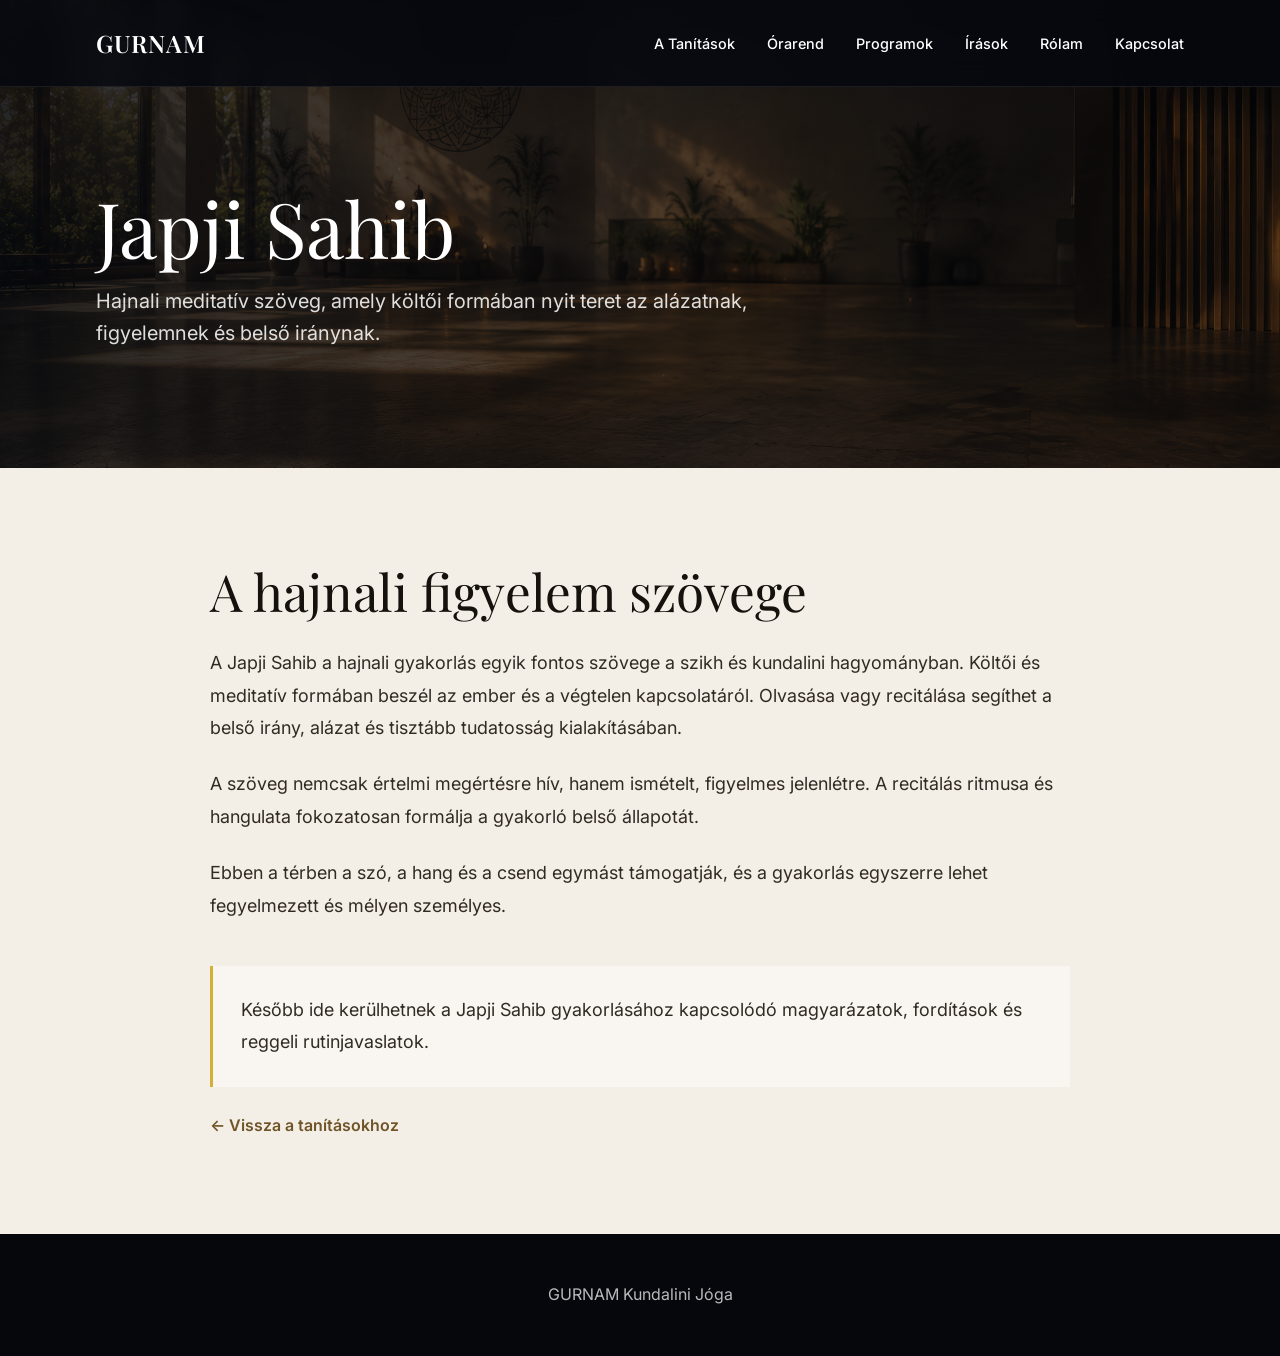
<file: japji-sahib.html>
<!DOCTYPE html>
<html lang="hu">
<head>
  <meta charset="UTF-8">
  <meta name="viewport" content="width=device-width, initial-scale=1.0">
  <title>Japji Sahib - Gurnam</title>
  <meta name="description" content="A Japji Sahib mint hajnali, meditatív és költői gyakorlási szöveg.">
  <link rel="preconnect" href="https://fonts.googleapis.com">
  <link rel="preconnect" href="https://fonts.gstatic.com" crossorigin>
  <link href="https://fonts.googleapis.com/css2?family=Inter:wght@300;400;500;600&family=Playfair+Display:ital,wght@0,400;0,600;1,400&display=swap" rel="stylesheet">
  <link rel="stylesheet" href="subpage.css">
</head>
<body>
  <nav class="navbar">
    <div class="container nav-content">
      <a href="index.html" class="logo">GURNAM</a>
      <div class="nav-links">
        <a href="index.html#tanitasok">A Tanítások</a>
        <a href="index.html#orarend">Órarend</a>
        <a href="index.html#programok">Programok</a>
        <a href="index.html#irasok">Írások</a>
        <a href="index.html#rolam">Rólam</a>
        <a href="index.html#kapcsolat">Kapcsolat</a>
      </div>
      <div class="hamburger">
        <span></span><span></span><span></span>
      </div>
    </div>
  </nav>

  <header class="subpage-hero">
    <img src="images/hero-bg.jpg" alt="">
    <div class="subpage-hero-content">
      <h1>Japji Sahib</h1>
      <p>Hajnali meditatív szöveg, amely költői formában nyit teret az alázatnak, figyelemnek és belső iránynak.</p>
    </div>
  </header>

  <main class="page-content">
    <div class="page-content-inner">
      <h2>A hajnali figyelem szövege</h2>
      <p>A Japji Sahib a hajnali gyakorlás egyik fontos szövege a szikh és kundalini hagyományban. Költői és meditatív formában beszél az ember és a végtelen kapcsolatáról. Olvasása vagy recitálása segíthet a belső irány, alázat és tisztább tudatosság kialakításában.</p>
      <p>A szöveg nemcsak értelmi megértésre hív, hanem ismételt, figyelmes jelenlétre. A recitálás ritmusa és hangulata fokozatosan formálja a gyakorló belső állapotát.</p>
      <p>Ebben a térben a szó, a hang és a csend egymást támogatják, és a gyakorlás egyszerre lehet fegyelmezett és mélyen személyes.</p>
      <div class="content-note">
        <p>Később ide kerülhetnek a Japji Sahib gyakorlásához kapcsolódó magyarázatok, fordítások és reggeli rutinjavaslatok.</p>
      </div>
      <a href="index.html#tanitasok" class="back-link">← Vissza a tanításokhoz</a>
    </div>
  </main>

  <footer>GURNAM Kundalini Jóga</footer>
  <script src="subpage.js"></script>
</body>
</html>
</file>
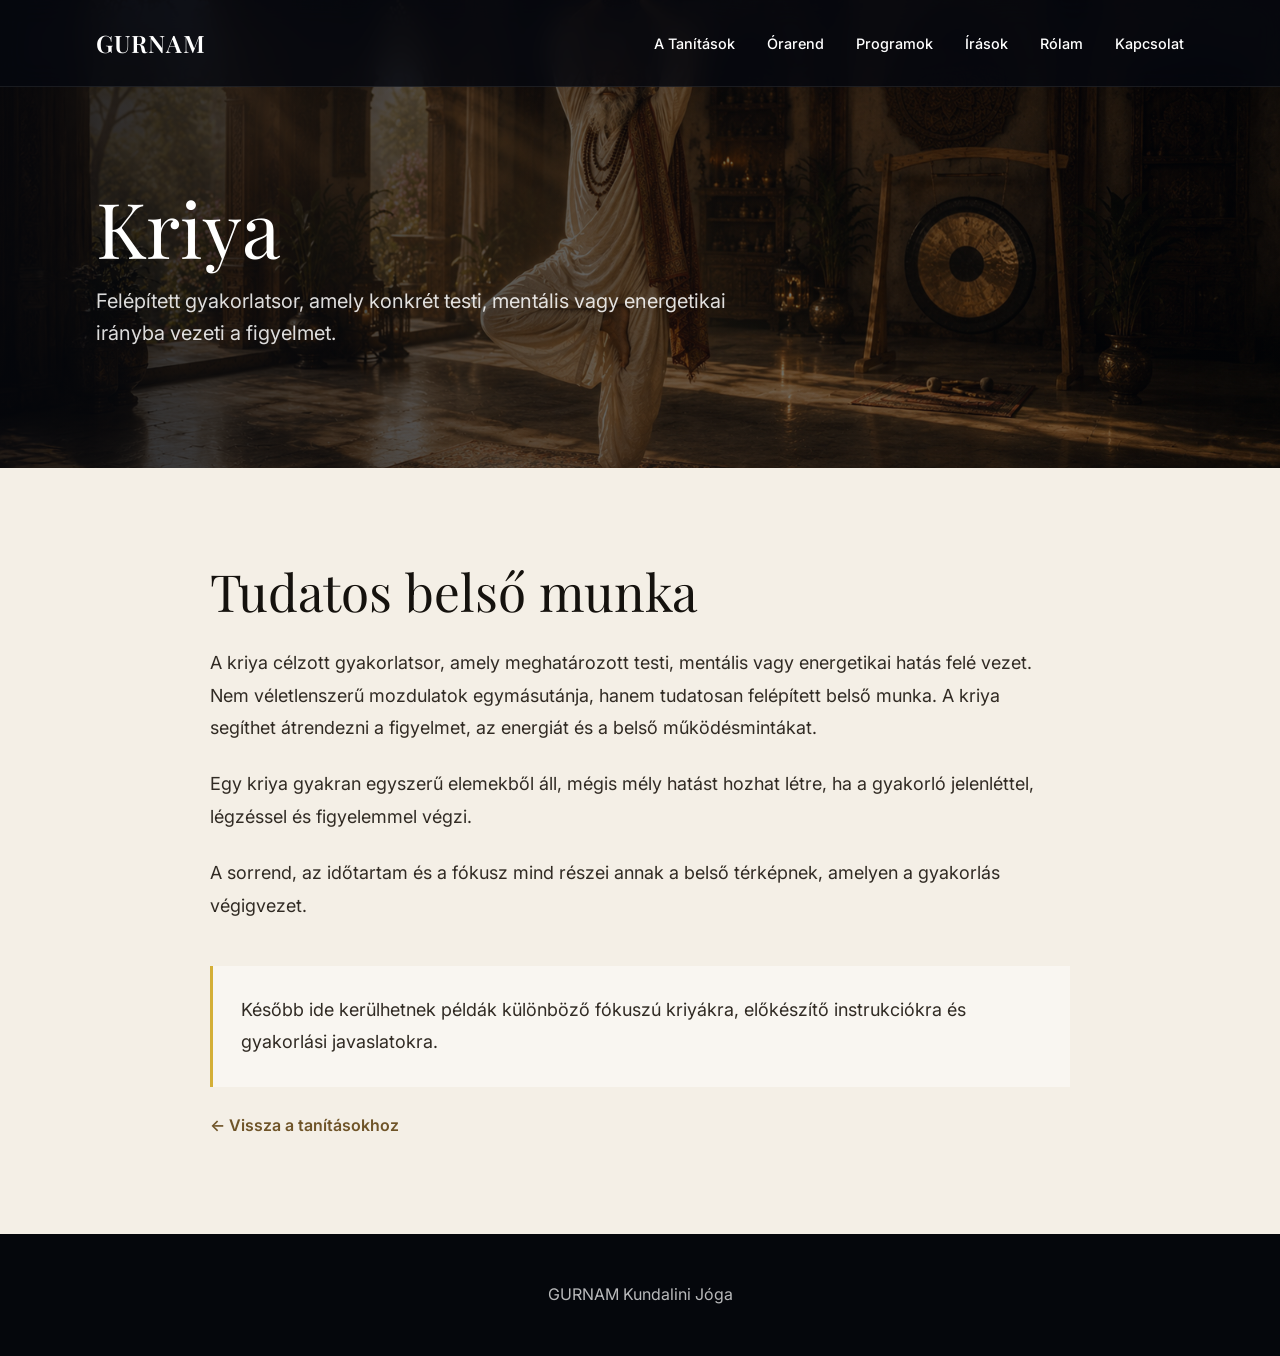
<file: kriya.html>
<!DOCTYPE html>
<html lang="hu">
<head>
  <meta charset="UTF-8">
  <meta name="viewport" content="width=device-width, initial-scale=1.0">
  <title>Kriya - Gurnam</title>
  <meta name="description" content="A kriya mint célzott, tudatosan felépített gyakorlatsor.">
  <link rel="preconnect" href="https://fonts.googleapis.com">
  <link rel="preconnect" href="https://fonts.gstatic.com" crossorigin>
  <link href="https://fonts.googleapis.com/css2?family=Inter:wght@300;400;500;600&family=Playfair+Display:ital,wght@0,400;0,600;1,400&display=swap" rel="stylesheet">
  <link rel="stylesheet" href="subpage.css">
</head>
<body>
  <nav class="navbar">
    <div class="container nav-content">
      <a href="index.html" class="logo">GURNAM</a>
      <div class="nav-links">
        <a href="index.html#tanitasok">A Tanítások</a>
        <a href="index.html#orarend">Órarend</a>
        <a href="index.html#programok">Programok</a>
        <a href="index.html#irasok">Írások</a>
        <a href="index.html#rolam">Rólam</a>
        <a href="index.html#kapcsolat">Kapcsolat</a>
      </div>
      <div class="hamburger">
        <span></span><span></span><span></span>
      </div>
    </div>
  </nav>

  <header class="subpage-hero">
    <img src="images/kriya.jpg" alt="">
    <div class="subpage-hero-content">
      <h1>Kriya</h1>
      <p>Felépített gyakorlatsor, amely konkrét testi, mentális vagy energetikai irányba vezeti a figyelmet.</p>
    </div>
  </header>

  <main class="page-content">
    <div class="page-content-inner">
      <h2>Tudatos belső munka</h2>
      <p>A kriya célzott gyakorlatsor, amely meghatározott testi, mentális vagy energetikai hatás felé vezet. Nem véletlenszerű mozdulatok egymásutánja, hanem tudatosan felépített belső munka. A kriya segíthet átrendezni a figyelmet, az energiát és a belső működésmintákat.</p>
      <p>Egy kriya gyakran egyszerű elemekből áll, mégis mély hatást hozhat létre, ha a gyakorló jelenléttel, légzéssel és figyelemmel végzi.</p>
      <p>A sorrend, az időtartam és a fókusz mind részei annak a belső térképnek, amelyen a gyakorlás végigvezet.</p>
      <div class="content-note">
        <p>Később ide kerülhetnek példák különböző fókuszú kriyákra, előkészítő instrukciókra és gyakorlási javaslatokra.</p>
      </div>
      <a href="index.html#tanitasok" class="back-link">← Vissza a tanításokhoz</a>
    </div>
  </main>

  <footer>GURNAM Kundalini Jóga</footer>
  <script src="subpage.js"></script>
</body>
</html>
</file>
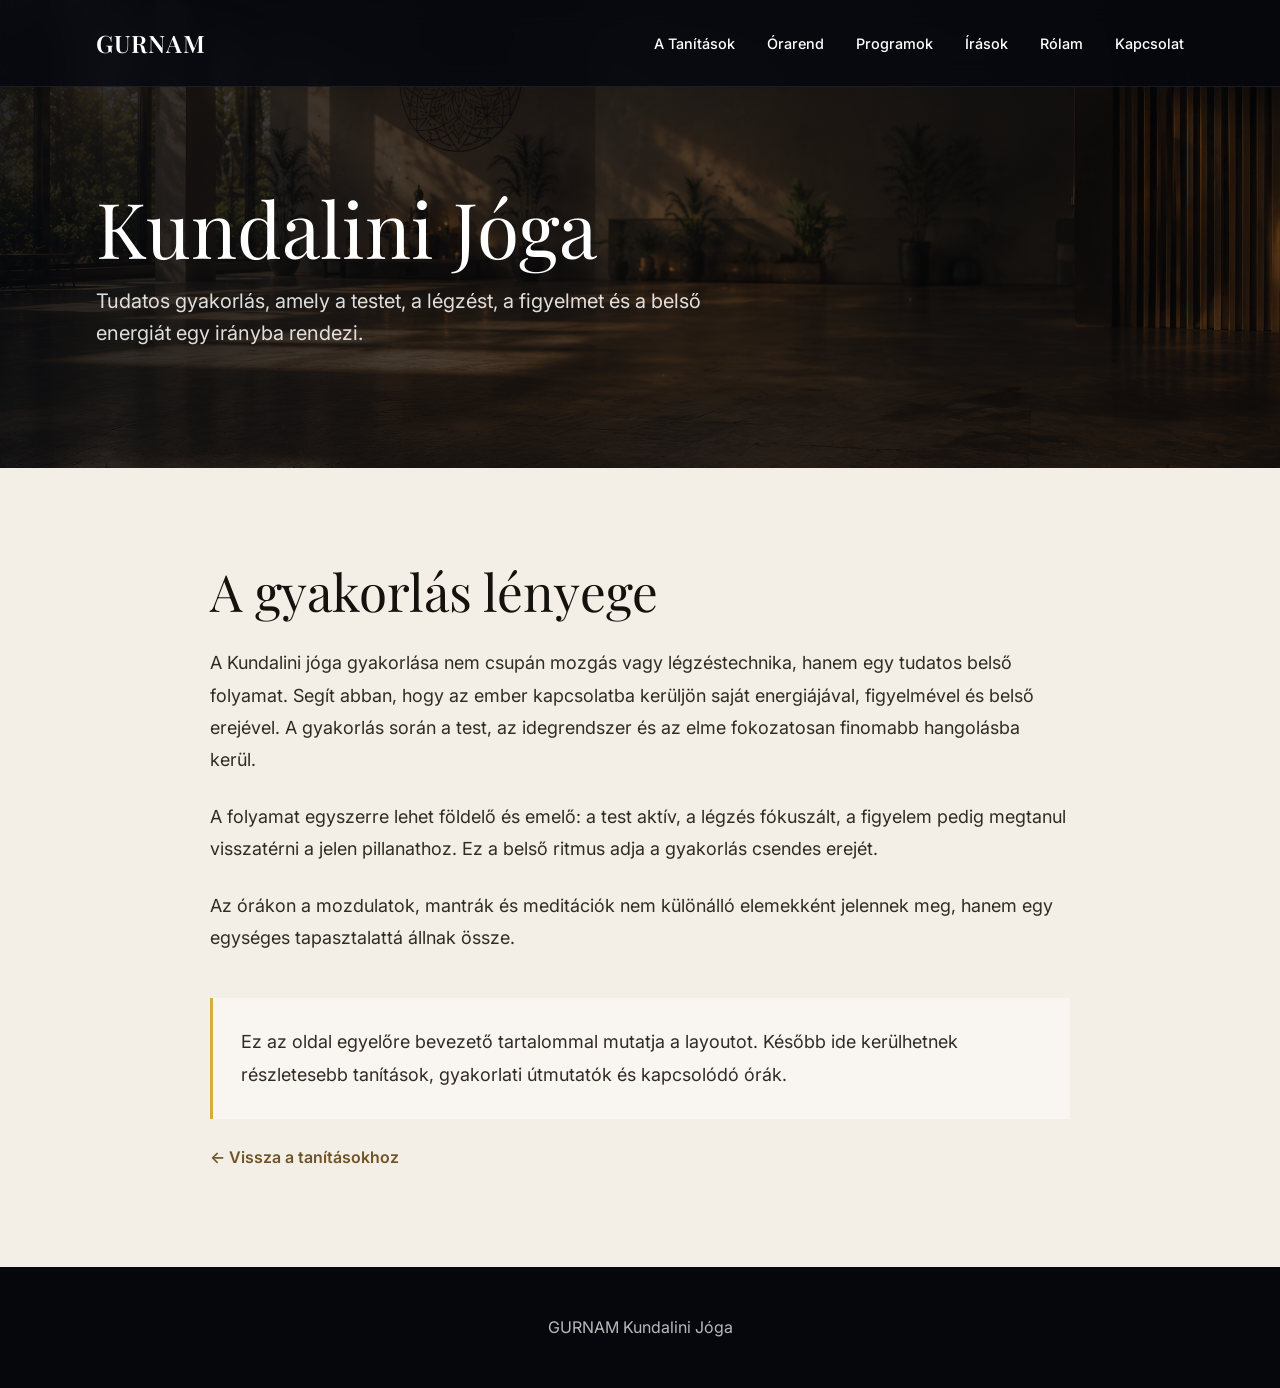
<file: kundalini-joga.html>
<!DOCTYPE html>
<html lang="hu">
<head>
  <meta charset="UTF-8">
  <meta name="viewport" content="width=device-width, initial-scale=1.0">
  <title>Kundalini Jóga - Gurnam</title>
  <meta name="description" content="A Kundalini jóga gyakorlása mint tudatos belső folyamat.">
  <link rel="preconnect" href="https://fonts.googleapis.com">
  <link rel="preconnect" href="https://fonts.gstatic.com" crossorigin>
  <link href="https://fonts.googleapis.com/css2?family=Inter:wght@300;400;500;600&family=Playfair+Display:ital,wght@0,400;0,600;1,400&display=swap" rel="stylesheet">
  <link rel="stylesheet" href="subpage.css">
</head>
<body>
  <nav class="navbar">
    <div class="container nav-content">
      <a href="index.html" class="logo">GURNAM</a>
      <div class="nav-links">
        <a href="index.html#tanitasok">A Tanítások</a>
        <a href="index.html#orarend">Órarend</a>
        <a href="index.html#programok">Programok</a>
        <a href="index.html#irasok">Írások</a>
        <a href="index.html#rolam">Rólam</a>
        <a href="index.html#kapcsolat">Kapcsolat</a>
      </div>
      <div class="hamburger">
        <span></span><span></span><span></span>
      </div>
    </div>
  </nav>

  <header class="subpage-hero">
    <img src="images/hero-bg.jpg" alt="">
    <div class="subpage-hero-content">
      <h1>Kundalini Jóga</h1>
      <p>Tudatos gyakorlás, amely a testet, a légzést, a figyelmet és a belső energiát egy irányba rendezi.</p>
    </div>
  </header>

  <main class="page-content">
    <div class="page-content-inner">
      <h2>A gyakorlás lényege</h2>
      <p>A Kundalini jóga gyakorlása nem csupán mozgás vagy légzéstechnika, hanem egy tudatos belső folyamat. Segít abban, hogy az ember kapcsolatba kerüljön saját energiájával, figyelmével és belső erejével. A gyakorlás során a test, az idegrendszer és az elme fokozatosan finomabb hangolásba kerül.</p>
      <p>A folyamat egyszerre lehet földelő és emelő: a test aktív, a légzés fókuszált, a figyelem pedig megtanul visszatérni a jelen pillanathoz. Ez a belső ritmus adja a gyakorlás csendes erejét.</p>
      <p>Az órákon a mozdulatok, mantrák és meditációk nem különálló elemekként jelennek meg, hanem egy egységes tapasztalattá állnak össze.</p>
      <div class="content-note">
        <p>Ez az oldal egyelőre bevezető tartalommal mutatja a layoutot. Később ide kerülhetnek részletesebb tanítások, gyakorlati útmutatók és kapcsolódó órák.</p>
      </div>
      <a href="index.html#tanitasok" class="back-link">← Vissza a tanításokhoz</a>
    </div>
  </main>

  <footer>GURNAM Kundalini Jóga</footer>
  <script src="subpage.js"></script>
</body>
</html>
</file>
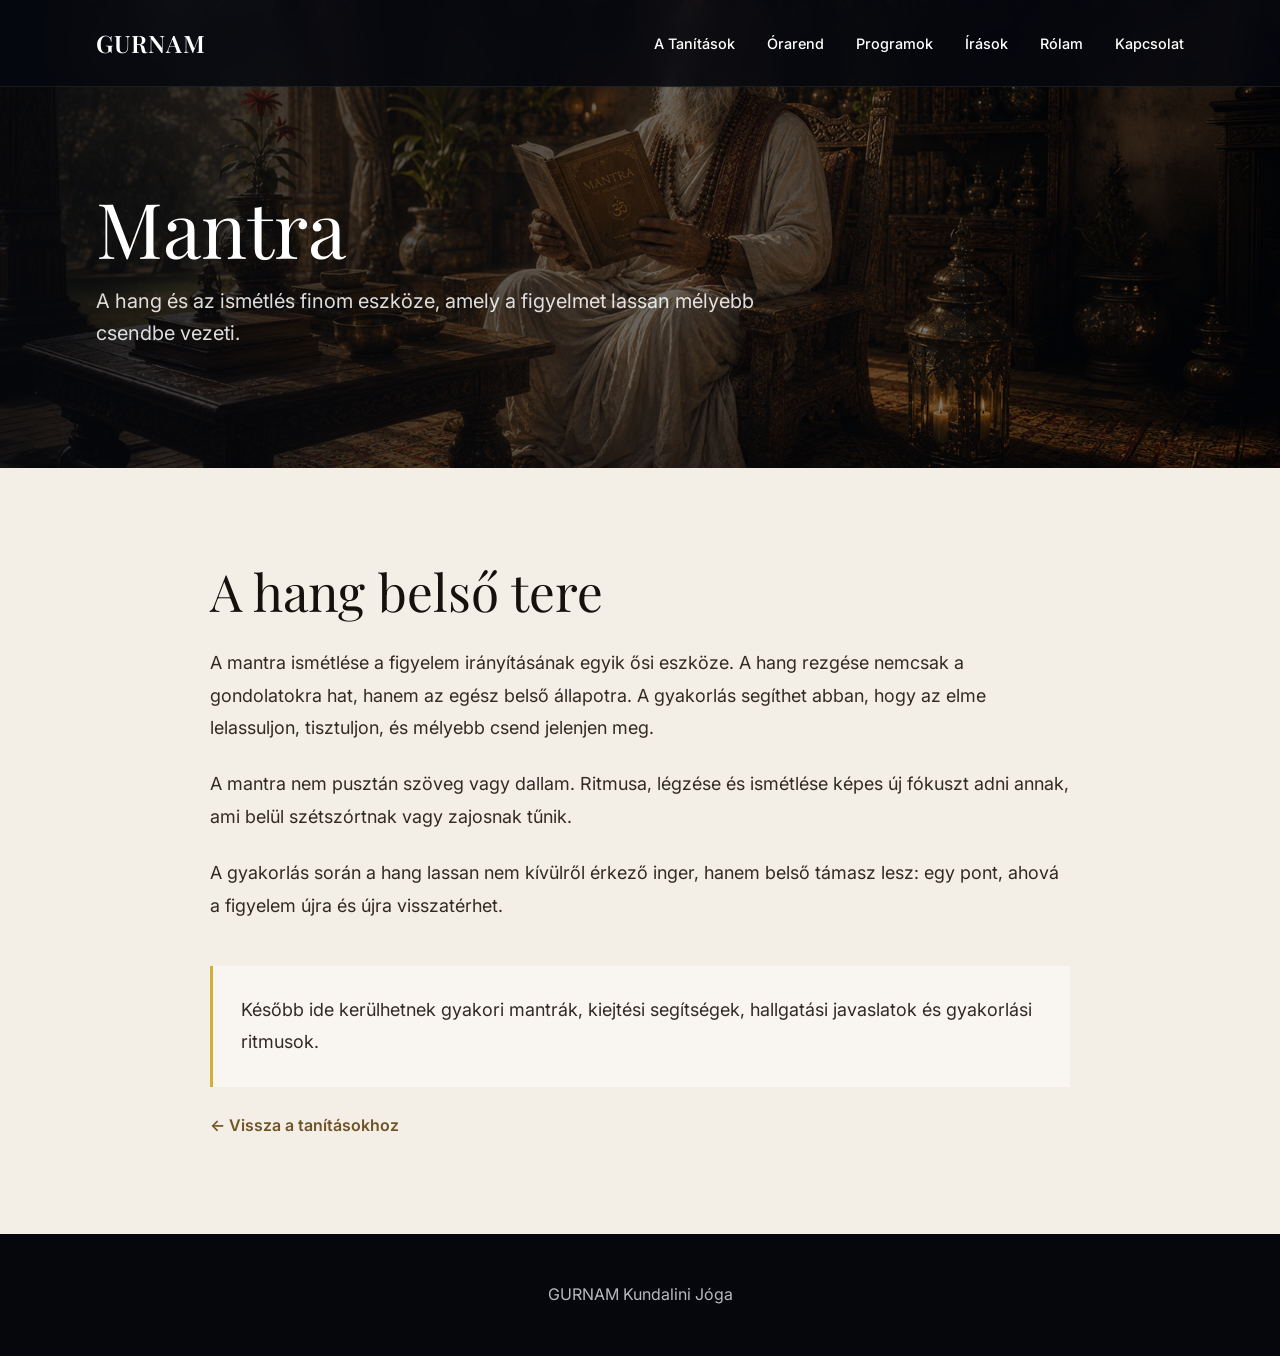
<file: mantra.html>
<!DOCTYPE html>
<html lang="hu">
<head>
  <meta charset="UTF-8">
  <meta name="viewport" content="width=device-width, initial-scale=1.0">
  <title>Mantra - Gurnam</title>
  <meta name="description" content="A mantra mint a figyelem és belső csend gyakorlata.">
  <link rel="preconnect" href="https://fonts.googleapis.com">
  <link rel="preconnect" href="https://fonts.gstatic.com" crossorigin>
  <link href="https://fonts.googleapis.com/css2?family=Inter:wght@300;400;500;600&family=Playfair+Display:ital,wght@0,400;0,600;1,400&display=swap" rel="stylesheet">
  <link rel="stylesheet" href="subpage.css">
</head>
<body>
  <nav class="navbar">
    <div class="container nav-content">
      <a href="index.html" class="logo">GURNAM</a>
      <div class="nav-links">
        <a href="index.html#tanitasok">A Tanítások</a>
        <a href="index.html#orarend">Órarend</a>
        <a href="index.html#programok">Programok</a>
        <a href="index.html#irasok">Írások</a>
        <a href="index.html#rolam">Rólam</a>
        <a href="index.html#kapcsolat">Kapcsolat</a>
      </div>
      <div class="hamburger">
        <span></span><span></span><span></span>
      </div>
    </div>
  </nav>

  <header class="subpage-hero">
    <img src="images/mantra.jpg" alt="">
    <div class="subpage-hero-content">
      <h1>Mantra</h1>
      <p>A hang és az ismétlés finom eszköze, amely a figyelmet lassan mélyebb csendbe vezeti.</p>
    </div>
  </header>

  <main class="page-content">
    <div class="page-content-inner">
      <h2>A hang belső tere</h2>
      <p>A mantra ismétlése a figyelem irányításának egyik ősi eszköze. A hang rezgése nemcsak a gondolatokra hat, hanem az egész belső állapotra. A gyakorlás segíthet abban, hogy az elme lelassuljon, tisztuljon, és mélyebb csend jelenjen meg.</p>
      <p>A mantra nem pusztán szöveg vagy dallam. Ritmusa, légzése és ismétlése képes új fókuszt adni annak, ami belül szétszórtnak vagy zajosnak tűnik.</p>
      <p>A gyakorlás során a hang lassan nem kívülről érkező inger, hanem belső támasz lesz: egy pont, ahová a figyelem újra és újra visszatérhet.</p>
      <div class="content-note">
        <p>Később ide kerülhetnek gyakori mantrák, kiejtési segítségek, hallgatási javaslatok és gyakorlási ritmusok.</p>
      </div>
      <a href="index.html#tanitasok" class="back-link">← Vissza a tanításokhoz</a>
    </div>
  </main>

  <footer>GURNAM Kundalini Jóga</footer>
  <script src="subpage.js"></script>
</body>
</html>
</file>
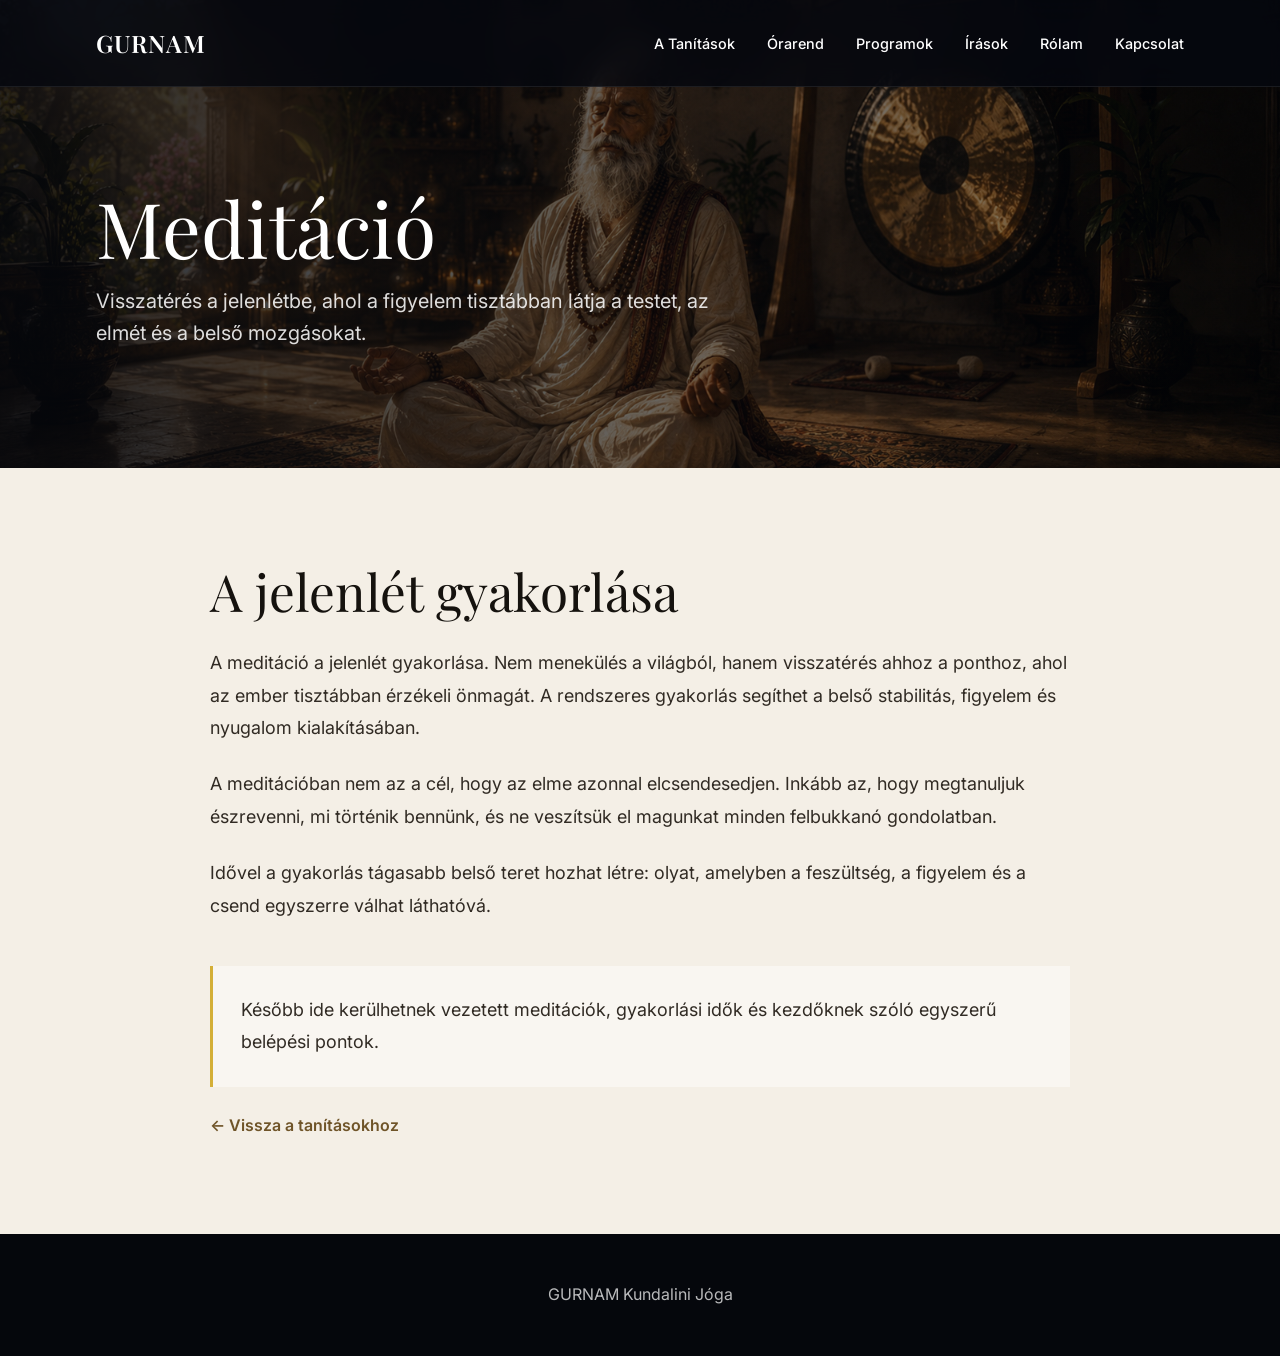
<file: meditacio.html>
<!DOCTYPE html>
<html lang="hu">
<head>
  <meta charset="UTF-8">
  <meta name="viewport" content="width=device-width, initial-scale=1.0">
  <title>Meditáció - Gurnam</title>
  <meta name="description" content="A meditáció mint jelenlét, stabilitás és belső figyelem gyakorlata.">
  <link rel="preconnect" href="https://fonts.googleapis.com">
  <link rel="preconnect" href="https://fonts.gstatic.com" crossorigin>
  <link href="https://fonts.googleapis.com/css2?family=Inter:wght@300;400;500;600&family=Playfair+Display:ital,wght@0,400;0,600;1,400&display=swap" rel="stylesheet">
  <link rel="stylesheet" href="subpage.css">
</head>
<body>
  <nav class="navbar">
    <div class="container nav-content">
      <a href="index.html" class="logo">GURNAM</a>
      <div class="nav-links">
        <a href="index.html#tanitasok">A Tanítások</a>
        <a href="index.html#orarend">Órarend</a>
        <a href="index.html#programok">Programok</a>
        <a href="index.html#irasok">Írások</a>
        <a href="index.html#rolam">Rólam</a>
        <a href="index.html#kapcsolat">Kapcsolat</a>
      </div>
      <div class="hamburger">
        <span></span><span></span><span></span>
      </div>
    </div>
  </nav>

  <header class="subpage-hero">
    <img src="images/meditation.jpg" alt="">
    <div class="subpage-hero-content">
      <h1>Meditáció</h1>
      <p>Visszatérés a jelenlétbe, ahol a figyelem tisztábban látja a testet, az elmét és a belső mozgásokat.</p>
    </div>
  </header>

  <main class="page-content">
    <div class="page-content-inner">
      <h2>A jelenlét gyakorlása</h2>
      <p>A meditáció a jelenlét gyakorlása. Nem menekülés a világból, hanem visszatérés ahhoz a ponthoz, ahol az ember tisztábban érzékeli önmagát. A rendszeres gyakorlás segíthet a belső stabilitás, figyelem és nyugalom kialakításában.</p>
      <p>A meditációban nem az a cél, hogy az elme azonnal elcsendesedjen. Inkább az, hogy megtanuljuk észrevenni, mi történik bennünk, és ne veszítsük el magunkat minden felbukkanó gondolatban.</p>
      <p>Idővel a gyakorlás tágasabb belső teret hozhat létre: olyat, amelyben a feszültség, a figyelem és a csend egyszerre válhat láthatóvá.</p>
      <div class="content-note">
        <p>Később ide kerülhetnek vezetett meditációk, gyakorlási idők és kezdőknek szóló egyszerű belépési pontok.</p>
      </div>
      <a href="index.html#tanitasok" class="back-link">← Vissza a tanításokhoz</a>
    </div>
  </main>

  <footer>GURNAM Kundalini Jóga</footer>
  <script src="subpage.js"></script>
</body>
</html>
</file>
<file: admin.css>
:root {
  --bg: #f5f1ea;
  --surface: #ffffff;
  --surface-soft: #fbf8f2;
  --ink: #1d1a16;
  --muted: #6f6558;
  --line: #e5ded2;
  --dark: #0f172a;
  --gold: #d4af37;
  --gold-dark: #a78324;
  --danger: #dc2626;
  --success: #0f9f6e;
  --shadow: 0 18px 48px rgba(45, 34, 20, 0.08);
  --radius: 10px;
  --font-body: "Inter", system-ui, -apple-system, BlinkMacSystemFont, "Segoe UI", sans-serif;
}

* {
  box-sizing: border-box;
  margin: 0;
  padding: 0;
}

body {
  min-height: 100vh;
  font-family: var(--font-body);
  color: var(--ink);
  background: var(--bg);
  line-height: 1.5;
}

button,
input,
select,
textarea {
  font: inherit;
}

button {
  cursor: pointer;
}

a {
  color: inherit;
  text-decoration: none;
}

.admin-shell {
  display: grid;
  grid-template-columns: 280px minmax(0, 1fr);
  min-height: 100vh;
}

.sidebar {
  position: sticky;
  top: 0;
  height: 100vh;
  display: flex;
  flex-direction: column;
  background: var(--dark);
  color: white;
}

.brand {
  padding: 28px;
  border-bottom: 1px solid rgba(255, 255, 255, 0.1);
}

.brand span {
  display: block;
  font-family: Georgia, serif;
  font-size: 1.45rem;
  letter-spacing: 0.08em;
}

.brand small {
  color: rgba(255, 255, 255, 0.62);
  text-transform: uppercase;
  letter-spacing: 0.18em;
  font-size: 0.72rem;
}

.admin-nav {
  display: grid;
  gap: 6px;
  padding: 24px 14px;
}

.nav-item {
  width: 100%;
  border: 0;
  border-radius: 8px;
  padding: 13px 14px;
  background: transparent;
  color: rgba(255, 255, 255, 0.72);
  text-align: left;
  transition: background 160ms ease, color 160ms ease;
}

.nav-item:hover,
.nav-item.active {
  background: rgba(255, 255, 255, 0.08);
  color: var(--gold);
}

.sidebar-footer {
  display: grid;
  gap: 10px;
  margin-top: auto;
  padding: 20px;
  border-top: 1px solid rgba(255, 255, 255, 0.1);
}

.content {
  min-width: 0;
  padding: 34px clamp(24px, 4vw, 56px) 56px;
}

.topbar {
  display: flex;
  align-items: center;
  justify-content: space-between;
  gap: 24px;
  margin-bottom: 30px;
}

.eyebrow {
  margin-bottom: 6px;
  color: var(--gold-dark);
  font-size: 0.76rem;
  font-weight: 700;
  letter-spacing: 0.14em;
  text-transform: uppercase;
}

h1,
h2,
h3 {
  color: var(--ink);
  line-height: 1.15;
}

h1 {
  font-size: clamp(1.8rem, 3vw, 2.7rem);
  font-weight: 700;
}

h2 {
  font-size: 1.25rem;
}

.topbar-actions,
.panel-actions,
.editor-actions,
.inline-actions {
  display: flex;
  align-items: center;
  gap: 10px;
  flex-wrap: wrap;
}

.btn {
  min-height: 40px;
  display: inline-flex;
  align-items: center;
  justify-content: center;
  border: 1px solid transparent;
  border-radius: 8px;
  padding: 9px 14px;
  font-weight: 700;
  transition: background 160ms ease, color 160ms ease, border-color 160ms ease, transform 160ms ease;
}

.btn:hover {
  transform: translateY(-1px);
}

.btn-primary {
  background: var(--gold);
  color: #171307;
}

.btn-primary:hover {
  background: #e0bd48;
}

.btn-secondary {
  background: #efe7d7;
  color: #352a17;
  border-color: #dfd1b6;
}

.btn-ghost {
  background: transparent;
  border-color: rgba(255, 255, 255, 0.24);
  color: rgba(255, 255, 255, 0.84);
}

.content .btn-ghost {
  border-color: var(--line);
  color: var(--muted);
}

.btn-danger {
  background: transparent;
  color: #fecaca;
  border-color: rgba(248, 113, 113, 0.38);
}

.content .btn-danger,
.btn-danger.table-action {
  color: var(--danger);
  border-color: rgba(220, 38, 38, 0.24);
}

.view {
  display: none;
}

.view.active {
  display: block;
}

.panel {
  background: var(--surface);
  border: 1px solid var(--line);
  border-radius: var(--radius);
  box-shadow: var(--shadow);
  padding: 24px;
}

.panel-header {
  display: flex;
  justify-content: space-between;
  align-items: flex-start;
  gap: 24px;
  margin-bottom: 22px;
}

.panel-header.compact {
  margin-bottom: 18px;
}

.panel-header p {
  margin-top: 6px;
  color: var(--muted);
}

.table-wrap {
  overflow-x: auto;
}

.content-table {
  width: 100%;
  border-collapse: collapse;
  min-width: 840px;
}

.content-table th,
.content-table td {
  padding: 15px 12px;
  border-bottom: 1px solid var(--line);
  text-align: left;
  vertical-align: middle;
}

.content-table th {
  color: var(--muted);
  font-size: 0.78rem;
  letter-spacing: 0.08em;
  text-transform: uppercase;
}

.content-title {
  font-weight: 700;
}

.content-slug {
  color: var(--muted);
  font-size: 0.86rem;
}

.badge {
  display: inline-flex;
  align-items: center;
  border-radius: 999px;
  padding: 5px 10px;
  font-size: 0.8rem;
  font-weight: 700;
}

.badge.published {
  background: #dcfce7;
  color: #166534;
}

.badge.draft {
  background: #fef3c7;
  color: #92400e;
}

.row-actions {
  display: flex;
  gap: 8px;
}

.table-action {
  min-height: 34px;
  padding: 6px 10px;
  font-size: 0.86rem;
}

.editor-grid {
  display: grid;
  grid-template-columns: minmax(0, 1fr) 320px;
  gap: 24px;
  align-items: start;
}

.form-row {
  display: grid;
  gap: 7px;
  margin-bottom: 17px;
}

.form-grid {
  display: grid;
  grid-template-columns: repeat(2, minmax(0, 1fr));
  gap: 16px;
}

label {
  color: #51483d;
  font-size: 0.9rem;
  font-weight: 700;
}

.form-control {
  width: 100%;
  border: 1px solid #d9d0c2;
  border-radius: 8px;
  background: #fffdf8;
  color: var(--ink);
  padding: 11px 12px;
  outline: none;
  transition: border-color 160ms ease, box-shadow 160ms ease;
}

.form-control:focus {
  border-color: var(--gold);
  box-shadow: 0 0 0 3px rgba(212, 175, 55, 0.14);
}

textarea.form-control {
  resize: vertical;
}

.image-field {
  display: grid;
  grid-template-columns: minmax(0, 1fr) 120px;
  gap: 12px;
  align-items: center;
}

.image-preview {
  width: 120px;
  height: 78px;
  object-fit: cover;
  border-radius: 8px;
  border: 1px solid var(--line);
  background: var(--surface-soft);
}

.rte-wrapper {
  overflow: hidden;
  border: 1px solid #d9d0c2;
  border-radius: 8px;
  background: white;
}

.rte-toolbar {
  display: flex;
  flex-wrap: wrap;
  gap: 6px;
  align-items: center;
  padding: 8px;
  border-bottom: 1px solid var(--line);
  background: var(--surface-soft);
}

.rte-select {
  min-height: 34px;
  max-width: 180px;
  border: 1px solid #d9d0c2;
  border-radius: 7px;
  background: white;
  color: var(--ink);
  padding: 6px 8px;
}

.rte-btn {
  min-height: 34px;
  border: 1px solid #d9d0c2;
  border-radius: 7px;
  background: white;
  color: var(--ink);
  padding: 6px 9px;
  font-weight: 700;
}

.rte-btn:hover {
  background: #f0e7d9;
}

.rte-divider {
  width: 1px;
  height: 24px;
  background: #ded3c1;
  margin: 0 3px;
}

.rich-text {
  min-height: 300px;
  padding: 18px;
  outline: none;
  font-size: 1rem;
  line-height: 1.75;
}

.rich-text h1,
.rich-text h2,
.rich-text h3 {
  margin: 0 0 16px;
  font-family: Georgia, serif;
}

.rich-text p,
.rich-text ul,
.rich-text ol {
  margin: 0 0 16px;
}

.rich-text ul,
.rich-text ol {
  padding-left: 24px;
}

.rich-text img {
  max-width: 100%;
  height: auto;
  display: block;
  margin: 18px 0;
  border-radius: 10px;
}

.inline-actions {
  align-items: stretch;
}

.inline-actions .form-control {
  flex: 1 1 280px;
}

.preview-panel {
  position: sticky;
  top: 24px;
}

.mini-preview {
  overflow: hidden;
  border: 1px solid var(--line);
  border-radius: 10px;
  background: var(--surface-soft);
}

.mini-preview-hero {
  height: 150px;
  background: #111827 center / cover no-repeat;
}

.mini-preview-body {
  padding: 18px;
}

.mini-preview-body h3 {
  margin-bottom: 8px;
}

.mini-preview-body p:last-child {
  color: var(--muted);
}

.media-grid {
  display: grid;
  grid-template-columns: 420px minmax(0, 1fr);
  gap: 24px;
  align-items: start;
}

.upload-box {
  display: grid;
  gap: 10px;
  padding: 24px;
  border: 1px dashed #cbbda8;
  border-radius: 10px;
  background: var(--surface-soft);
  color: var(--muted);
}

.upload-box input {
  width: 100%;
}

.error-msg {
  min-height: 22px;
  margin-top: 10px;
  color: var(--danger);
  font-weight: 700;
}

.image-library {
  display: grid;
  grid-template-columns: repeat(auto-fill, minmax(190px, 1fr));
  gap: 14px;
}

.image-card {
  overflow: hidden;
  border: 1px solid var(--line);
  border-radius: 10px;
  background: var(--surface-soft);
}

.image-card img {
  width: 100%;
  height: 128px;
  object-fit: cover;
  background: #eee3d3;
}

.image-card-body {
  display: grid;
  gap: 6px;
  padding: 12px;
}

.image-card strong {
  overflow: hidden;
  text-overflow: ellipsis;
  white-space: nowrap;
}

.image-meta {
  color: var(--muted);
  font-size: 0.82rem;
}

.image-url {
  overflow-wrap: anywhere;
  color: #5b451d;
  font-size: 0.82rem;
}

.save-status {
  min-width: 160px;
  color: var(--success);
  font-weight: 700;
  text-align: right;
}

.save-status.error {
  color: var(--danger);
}

@media (max-width: 1180px) {
  .editor-grid,
  .media-grid {
    grid-template-columns: 1fr;
  }

  .preview-panel {
    position: static;
  }
}

@media (max-width: 820px) {
  .admin-shell {
    grid-template-columns: 1fr;
  }

  .sidebar {
    position: relative;
    height: auto;
  }

  .admin-nav {
    grid-template-columns: 1fr;
  }

  .topbar,
  .panel-header,
  .form-grid,
  .image-field {
    grid-template-columns: 1fr;
    flex-direction: column;
    align-items: stretch;
  }

  .content {
    padding: 24px 18px 40px;
  }
}
</file>
<file: subpage.css>
@import url("https://fonts.googleapis.com/css2?family=Inter:wght@300;400;500;600;700&family=Roboto:ital,wght@0,400;0,700;1,400;1,700&family=Open+Sans:ital,wght@0,400;0,700;1,400;1,700&family=Lato:ital,wght@0,400;0,700;1,400;1,700&family=Montserrat:ital,wght@0,400;0,700;1,400;1,700&family=Playfair+Display:wght@400;600&display=swap");

:root {
  --page-x: clamp(48px, 7.5vw, 120px);
  --bg-dark: #05070c;
  --gold: #d4af37;
  --gold-hover: #e0b943;
  --paper: #f4efe6;
  --ink: #1d1a16;
  --muted: #51483d;
  --white: #ffffff;
  --font-heading: "Playfair Display", Georgia, serif;
  --font-body: "Inter", system-ui, -apple-system, BlinkMacSystemFont, "Segoe UI", sans-serif;
  --transition: all 0.35s cubic-bezier(0.25, 0.46, 0.45, 0.94);
}

* {
  box-sizing: border-box;
  margin: 0;
  padding: 0;
}

html {
  scroll-behavior: smooth;
}

body {
  min-height: 100vh;
  font-family: var(--font-body);
  color: var(--ink);
  background: var(--paper);
  line-height: 1.6;
  overflow-x: hidden;
}

a {
  color: inherit;
  text-decoration: none;
}

.container {
  max-width: none;
  width: 100%;
  padding-left: var(--page-x);
  padding-right: var(--page-x);
}

.navbar {
  position: fixed;
  top: 0;
  left: 0;
  width: 100%;
  padding: 1.5rem 0;
  z-index: 1000;
  background: rgba(5, 8, 15, 0.82);
  border-bottom: 1px solid rgba(255, 255, 255, 0.08);
  backdrop-filter: blur(14px);
  -webkit-backdrop-filter: blur(14px);
  transition: var(--transition);
}

.navbar.scrolled {
  padding: 1rem 0;
  box-shadow: 0 20px 40px rgba(5, 7, 12, 0.18);
}

.nav-content {
  display: flex;
  align-items: center;
  justify-content: space-between;
  gap: 2rem;
}

.logo {
  font-family: var(--font-heading);
  font-size: 1.5rem;
  font-weight: 600;
  color: var(--white);
  letter-spacing: 1px;
}

.nav-links {
  display: flex;
  gap: 2rem;
}

.nav-links a {
  position: relative;
  color: var(--white);
  font-size: 0.9rem;
  font-weight: 500;
}

.nav-links a::after {
  content: "";
  position: absolute;
  bottom: -5px;
  left: 0;
  width: 0;
  height: 1px;
  background: var(--gold);
  transition: var(--transition);
}

.nav-links a:hover::after,
.nav-links a:focus-visible::after {
  width: 100%;
}

.hamburger {
  display: none;
  flex-direction: column;
  gap: 6px;
  cursor: pointer;
  z-index: 1001;
}

.hamburger span {
  width: 25px;
  height: 2px;
  background: var(--white);
  transition: var(--transition);
}

.subpage-hero {
  position: relative;
  height: 52vh;
  min-height: 420px;
  overflow: hidden;
  background: var(--bg-dark);
  display: flex;
  align-items: center;
}

.subpage-hero img {
  position: absolute;
  inset: 0;
  width: 100%;
  height: 100%;
  object-fit: cover;
  opacity: 0.62;
}

.subpage-hero::after {
  content: "";
  position: absolute;
  inset: 0;
  background: linear-gradient(
    to right,
    rgba(5, 7, 12, 0.78),
    rgba(5, 7, 12, 0.35),
    rgba(5, 7, 12, 0.15)
  );
}

.subpage-hero-content {
  position: relative;
  z-index: 2;
  max-width: 720px;
  margin-left: var(--page-x);
  margin-right: var(--page-x);
  color: var(--white);
  padding-top: 72px;
}

.subpage-hero-content h1 {
  font-family: Georgia, var(--font-heading);
  font-size: clamp(46px, 6vw, 86px);
  font-weight: 400;
  line-height: 0.95;
  margin-bottom: 22px;
  color: var(--white);
}

.subpage-hero-content p {
  max-width: 660px;
  font-size: 20px;
  line-height: 1.6;
  color: rgba(255, 255, 255, 0.86);
}

.page-content {
  background: var(--paper);
  color: var(--ink);
  padding: 96px 8vw;
}

.page-content-inner {
  max-width: 860px;
  margin: 0 auto;
}

.page-content h2 {
  font-family: Georgia, var(--font-heading);
  font-size: clamp(32px, 4vw, 54px);
  font-weight: 400;
  line-height: 1.08;
  margin-bottom: 28px;
  color: #15120e;
}

.page-content p {
  font-size: 18px;
  line-height: 1.8;
  margin-bottom: 24px;
  color: #312b24;
}

.page-content ul,
.page-content ol {
  margin: 0 0 24px 24px;
  color: #312b24;
  font-size: 18px;
  line-height: 1.8;
}

.page-content img {
  display: block;
  max-width: 100%;
  height: auto;
  margin: 28px 0;
  border-radius: 10px;
}

.admin-rendered-content [style*="text-align: center"] {
  text-align: center;
}

.admin-rendered-content [style*="text-align: right"] {
  text-align: right;
}

.content-note {
  margin-top: 44px;
  padding: 28px;
  border-left: 3px solid var(--gold);
  background: rgba(255, 255, 255, 0.42);
}

.content-note p {
  margin-bottom: 0;
}

.back-link {
  display: inline-flex;
  align-items: center;
  margin-top: 26px;
  color: #6f5428;
  font-weight: 600;
  transition: var(--transition);
}

.back-link:hover,
.back-link:focus-visible {
  color: #362812;
  transform: translateX(-4px);
}

footer {
  background: var(--bg-dark);
  color: rgba(255, 255, 255, 0.72);
  padding: 3rem var(--page-x);
  text-align: center;
}

@media (max-width: 768px) {
  :root {
    --page-x: 24px;
  }

  .nav-links {
    position: fixed;
    top: 0;
    right: -100%;
    width: 70%;
    height: 100vh;
    background: #0f172a;
    flex-direction: column;
    align-items: center;
    justify-content: center;
    transition: var(--transition);
    z-index: 1000;
  }

  .nav-links.active {
    right: 0;
  }

  .hamburger {
    display: flex;
  }

  .hamburger.active span:nth-child(1) {
    transform: translateY(8px) rotate(45deg);
  }

  .hamburger.active span:nth-child(2) {
    opacity: 0;
  }

  .hamburger.active span:nth-child(3) {
    transform: translateY(-8px) rotate(-45deg);
  }

  .subpage-hero {
    min-height: 460px;
  }

  .subpage-hero-content p {
    font-size: 18px;
  }

  .page-content {
    padding: 72px 24px;
  }
}
</file>
